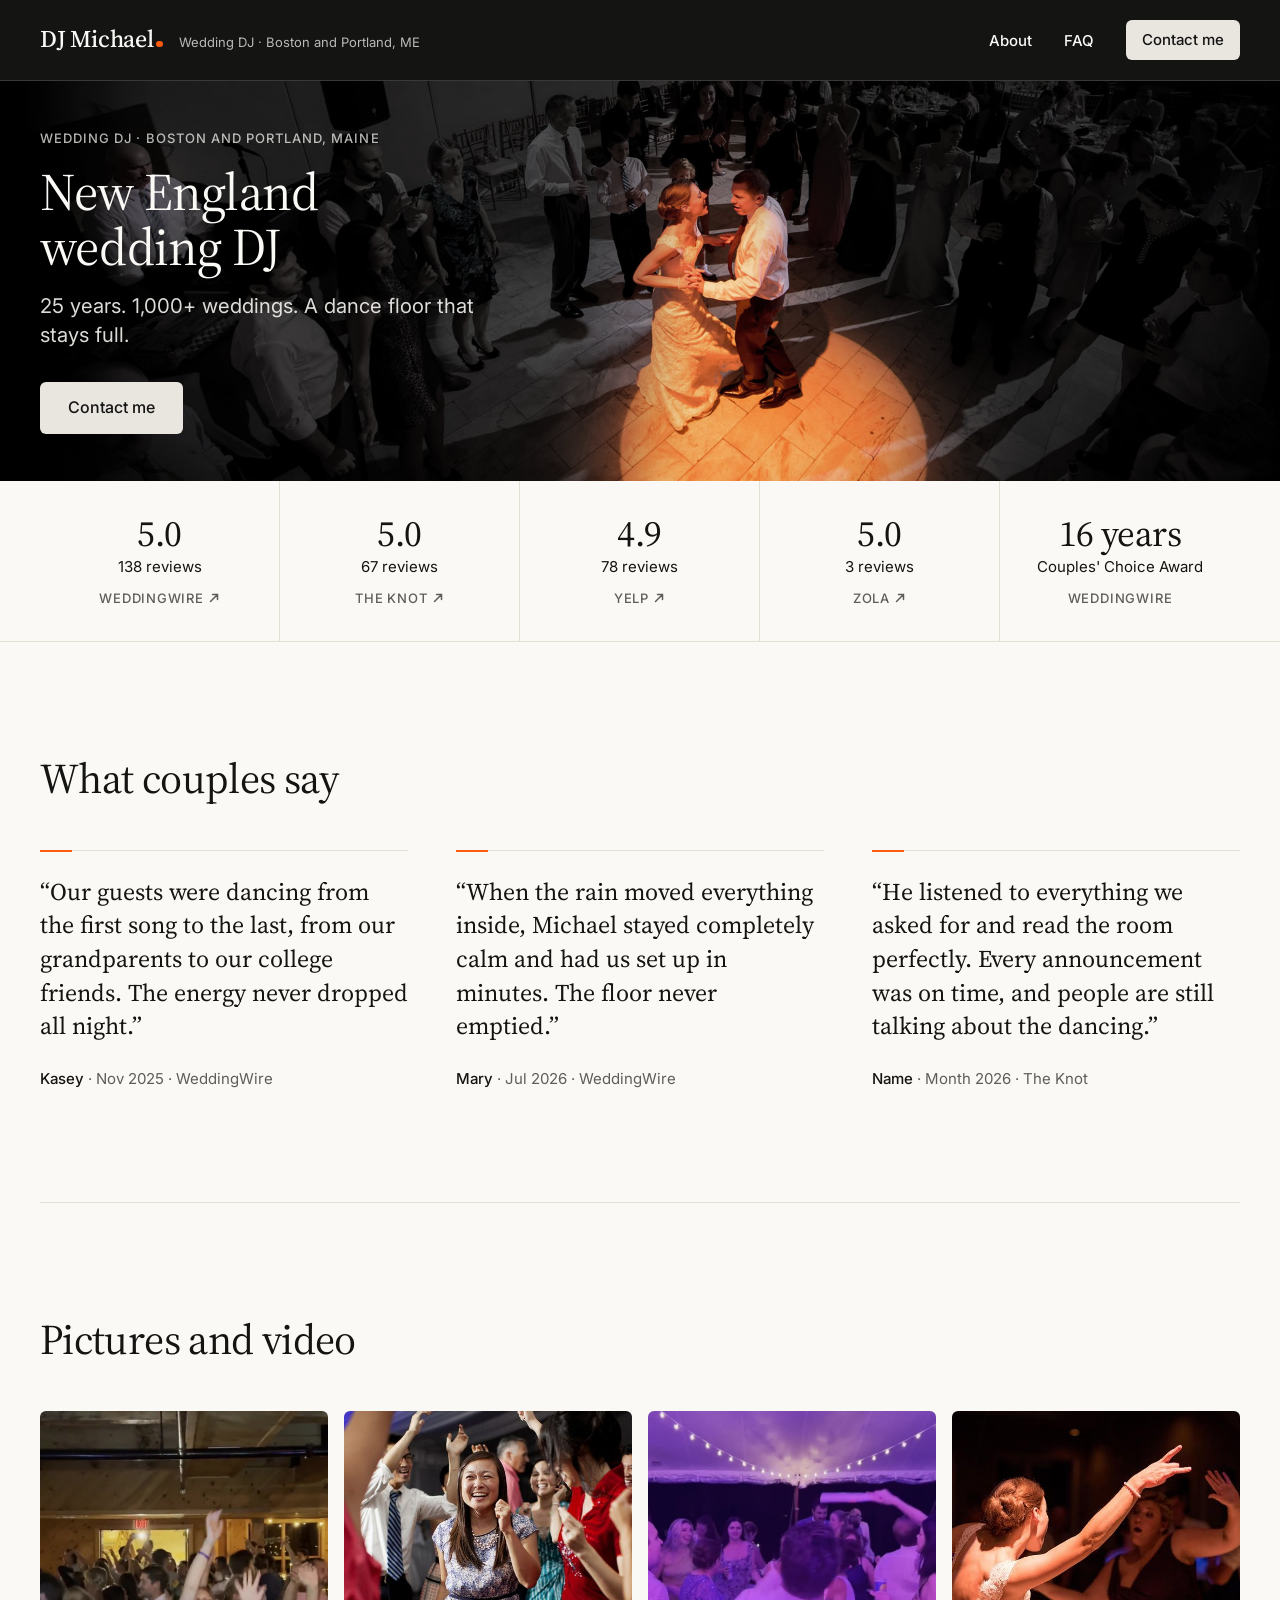
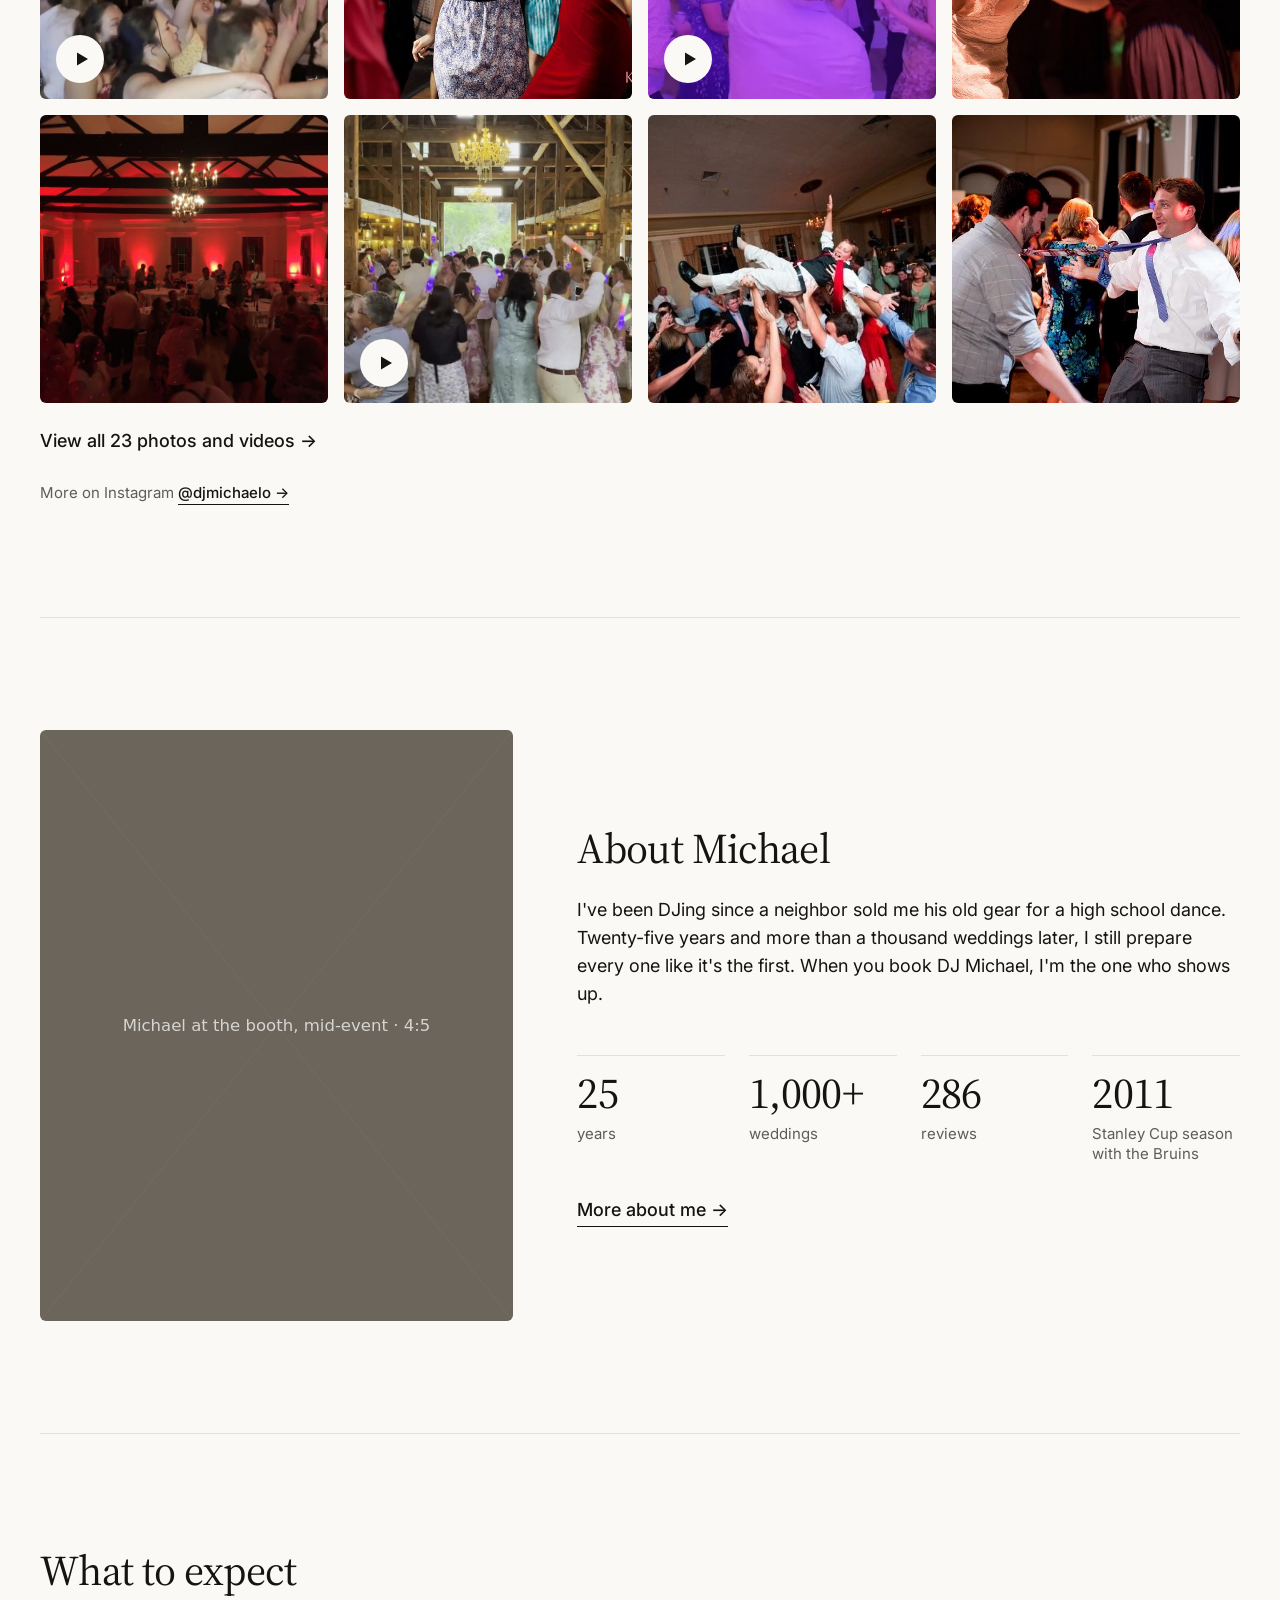
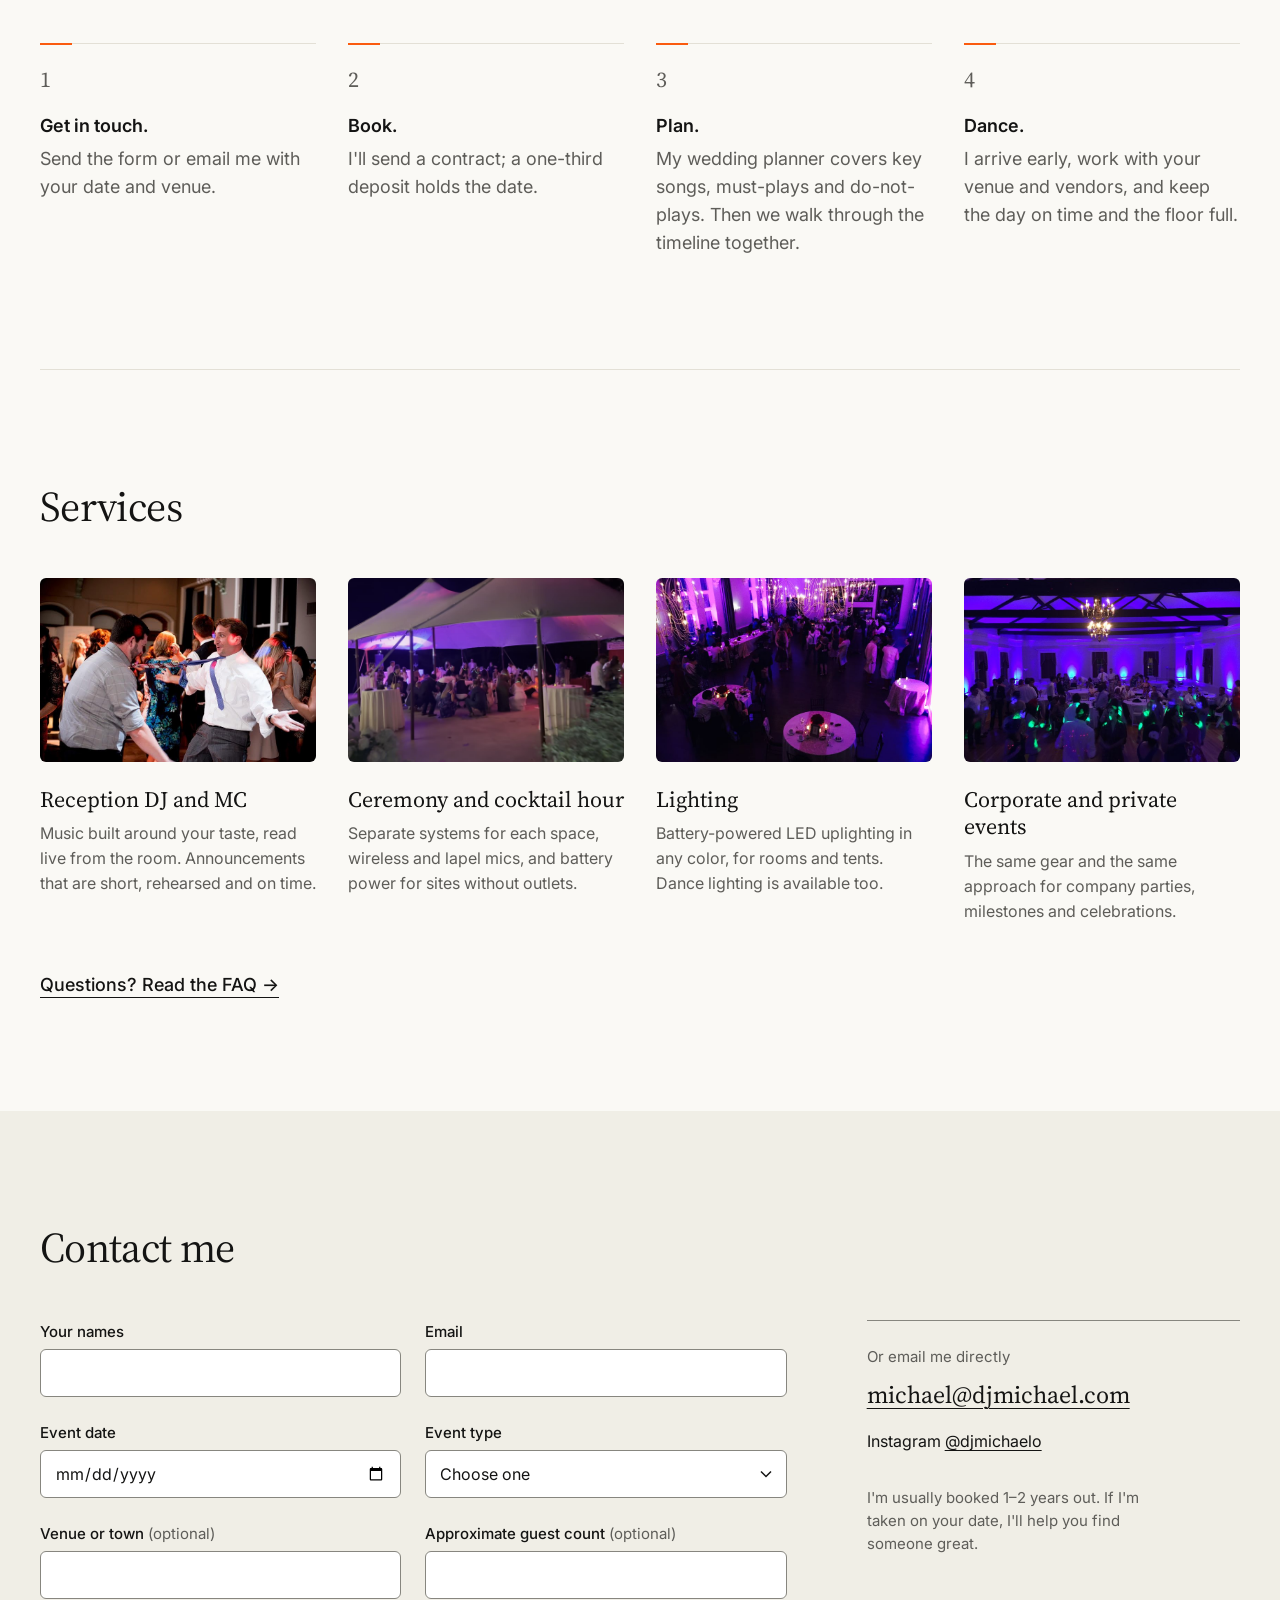
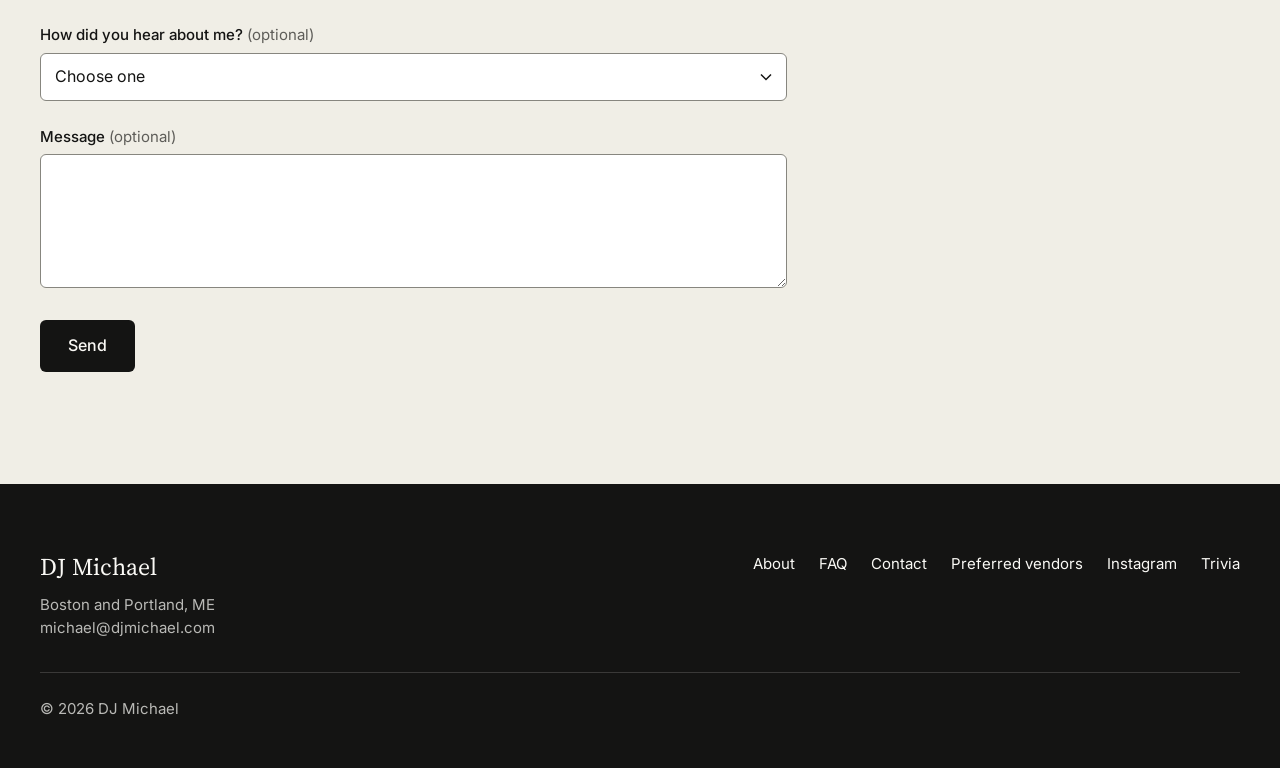
<file: index.html>
<!doctype html>
<html lang="en" data-type="a">
<head>
  <meta charset="utf-8">
  <meta name="viewport" content="width=device-width, initial-scale=1">
  <title>DJ Michael | Wedding DJ in Boston and Portland, Maine</title>
  <meta name="description" content="Wedding DJ Michael O'Neill: 25 years, 1,000+ weddings and 286 five-star reviews across New England. Based in Boston and Portland, Maine.">
  <link rel="canonical" href="https://djmichael.com/">
  <meta property="og:type" content="website">
  <meta property="og:title" content="DJ Michael | Wedding DJ in Boston and Portland, Maine">
  <meta property="og:description" content="Wedding DJ Michael O'Neill: 25 years, 1,000+ weddings and 286 five-star reviews across New England. Based in Boston and Portland, Maine.">
  <meta property="og:url" content="https://djmichael.com/">
  <meta name="theme-color" content="#141413">

  <!-- Fonts: both pairings load for the prototype. Phase 2 self-hosts only the winner. -->
  <link rel="preconnect" href="https://fonts.googleapis.com">
  <link rel="preconnect" href="https://fonts.gstatic.com" crossorigin>
  <link rel="stylesheet" href="https://fonts.googleapis.com/css2?family=Inter:wght@400;500;600&family=Source+Serif+4:opsz,wght@8..60,400;8..60,500&family=Newsreader:opsz,wght@6..72,400;6..72,500&family=Instrument+Sans:wght@400;500;600&display=swap">

  <link rel="stylesheet" href="assets/css/tokens.css">
  <link rel="stylesheet" href="assets/css/site.css">
  <script>document.documentElement.classList.add('js');</script>
  <script src="assets/js/site.js" defer></script>

  <!-- GA4: carry over in Phase 2.
  <script async src="https://www.googletagmanager.com/gtag/js?id=G-7Y08SVNRHQ"></script>
  <script>
    window.dataLayer = window.dataLayer || [];
    function gtag(){dataLayer.push(arguments);}
    gtag('js', new Date());
    gtag('config', 'G-7Y08SVNRHQ');
  </script>
  -->

  <!-- aggregateRating is omitted on purpose: the page shows per-platform ratings, not one aggregate. -->
  <script type="application/ld+json">
  {
    "@context": "https://schema.org",
    "@type": "LocalBusiness",
    "@id": "https://djmichael.com/#business",
    "name": "DJ Michael",
    "alternateName": "Michael O'Neill",
    "description": "Wedding DJ based in Boston and Portland, Maine. 25 years and more than 1,000 weddings across New England.",
    "url": "https://djmichael.com/",
    "email": "michael@djmichael.com",
    "image": "https://djmichael.com/assets/img/header-come-couple-dancing.jpg",
    "founder": { "@type": "Person", "name": "Michael O'Neill" },
    "areaServed": [
      { "@type": "Place", "name": "Greater Boston, Massachusetts" },
      { "@type": "Place", "name": "Portland, Maine" },
      { "@type": "Place", "name": "New England" }
    ],
    "sameAs": [
      "https://www.instagram.com/djmichaelo/",
      "https://www.weddingwire.com/reviews/dj-michael-brighton/50241bcbd0536563.html",
      "https://www.theknot.com/marketplace/dj-michael-brighton-ma-236545",
      "http://www.yelp.com/biz/michael-o-neill-boston"
    ]
  }
  </script>
</head>
<body>
  <a class="skip-link" href="#main">Skip to content</a>

  <!-- part: header -->
  <header class="site-header" data-part="header">
    <div class="site-header__inner container">
      <a class="wordmark" href="index.html">
        <span class="wordmark__name">DJ Michael</span>
        <span class="wordmark__tagline">Wedding DJ · Boston and Portland, ME</span>
      </a>

      <nav class="site-nav" id="site-menu" aria-label="Main">
        <ul class="site-nav__list">
          <li class="site-nav__item site-nav__item--mobile"><a class="site-nav__link" href="index.html">Home</a></li>
          <li class="site-nav__item"><a class="site-nav__link" href="about.html">About</a></li>
          <li class="site-nav__item"><a class="site-nav__link" href="faq.html">FAQ</a></li>
        </ul>
        <div class="site-nav__extra">
          <a class="btn btn--primary btn--block" href="contact.html">Contact me</a>
          <a class="site-nav__email" href="mailto:michael@djmichael.com">michael@djmichael.com</a>
        </div>
      </nav>

      <a class="btn btn--primary btn--header site-header__cta" href="contact.html">Contact me</a>

      <button class="menu-toggle" type="button" aria-expanded="false" aria-controls="site-menu">
        <span class="visually-hidden">Menu</span>
        <svg class="menu-toggle__icon" width="24" height="24" viewBox="0 0 24 24" aria-hidden="true" focusable="false">
          <path class="menu-toggle__open" d="M3 7h18M3 12h18M3 17h18" />
          <path class="menu-toggle__close" d="M5 5l14 14M19 5L5 19" />
        </svg>
      </button>
    </div>
  </header>
  <!-- /part: header -->

  <main id="main">

    <!-- part: hero -->
    <section class="hero" data-part="hero" aria-labelledby="hero-title">
      <div class="hero__media">
        <!-- Banner art is darkened on the left to hold the text. A mobile crop can be added as a <picture> source. -->
        <img class="hero__img" src="assets/img/header-come-couple-dancing.jpg" width="1920" height="600" alt="A bride and groom dancing in a pool of warm light, surrounded by guests on a crowded dance floor" fetchpriority="high">
        <!-- Optional loop: uncomment when the clip exists. site.js starts it unless the visitor prefers reduced motion.
        <video class="hero__video" muted loop playsinline preload="none" poster="assets/img/header-come-couple-dancing.jpg" aria-hidden="true" data-hero-video>
          <source data-src="assets/video/hero-loop.mp4" type="video/mp4">
        </video>
        -->
      </div>
      <div class="hero__content container">
        <div class="hero__text">
          <p class="hero__eyebrow eyebrow">Wedding DJ · Boston and Portland, Maine</p>
          <h1 class="hero__title" id="hero-title">New England wedding DJ</h1>
          <p class="hero__subhead">25 years. 1,000+ weddings. A dance floor that stays full.</p>
          <a class="btn btn--primary btn--large hero__cta" href="contact.html">Contact me</a>
        </div>
      </div>
    </section>
    <!-- /part: hero -->

    <!-- part: proof-strip -->
    <section class="proof" data-part="proof-strip" aria-label="Reviews and awards">
      <ul class="proof__list container">
        <li class="proof__item">
          <a class="proof__link" href="https://www.weddingwire.com/reviews/dj-michael-brighton/50241bcbd0536563.html" target="_blank" rel="noopener">
            <span class="proof__rating">5.0</span>
            <span class="proof__count">138 reviews</span>
            <span class="proof__platform">WeddingWire <svg class="icon icon--external" width="12" height="12" viewBox="0 0 12 12" aria-hidden="true" focusable="false"><path d="M4.5 2.5h5v5M9.5 2.5l-7 7"/></svg></span>
            <span class="visually-hidden">(opens in a new tab)</span>
          </a>
        </li>
        <li class="proof__item">
          <a class="proof__link" href="https://www.theknot.com/marketplace/dj-michael-brighton-ma-236545" target="_blank" rel="noopener">
            <span class="proof__rating">5.0</span>
            <span class="proof__count">67 reviews</span>
            <span class="proof__platform">The Knot <svg class="icon icon--external" width="12" height="12" viewBox="0 0 12 12" aria-hidden="true" focusable="false"><path d="M4.5 2.5h5v5M9.5 2.5l-7 7"/></svg></span>
            <span class="visually-hidden">(opens in a new tab)</span>
          </a>
        </li>
        <li class="proof__item">
          <a class="proof__link" href="http://www.yelp.com/biz/michael-o-neill-boston" target="_blank" rel="noopener">
            <span class="proof__rating">4.9</span>
            <span class="proof__count">78 reviews</span>
            <span class="proof__platform">Yelp <svg class="icon icon--external" width="12" height="12" viewBox="0 0 12 12" aria-hidden="true" focusable="false"><path d="M4.5 2.5h5v5M9.5 2.5l-7 7"/></svg></span>
            <span class="visually-hidden">(opens in a new tab)</span>
          </a>
        </li>
        <li class="proof__item">
          <!-- TODO: Zola profile URL is TBD in the spec. -->
          <a class="proof__link" href="https://www.zola.com/" target="_blank" rel="noopener">
            <span class="proof__rating">5.0</span>
            <span class="proof__count">3 reviews</span>
            <span class="proof__platform">Zola <svg class="icon icon--external" width="12" height="12" viewBox="0 0 12 12" aria-hidden="true" focusable="false"><path d="M4.5 2.5h5v5M9.5 2.5l-7 7"/></svg></span>
            <span class="visually-hidden">(opens in a new tab)</span>
          </a>
        </li>
        <li class="proof__item proof__item--award">
          <div class="proof__link">
            <span class="proof__rating">16 years</span>
            <span class="proof__count">Couples' Choice Award</span>
            <span class="proof__platform">WeddingWire</span>
          </div>
        </li>
      </ul>
    </section>
    <!-- /part: proof-strip -->

    <!-- part: testimonials -->
    <section class="section testimonials" data-part="testimonials" aria-labelledby="testimonials-title">
      <div class="container">
        <h2 class="section__title" id="testimonials-title">What couples say</h2>
        <ul class="testimonials__list">
          <li class="testimonials__item">
            <figure class="quote">
              <!-- PLACEHOLDER: excerpt from Kasey's WeddingWire review (Nov 2025), to be chosen and approved by Michael. -->
              <blockquote class="quote__text"><p>Our guests were dancing from the first song to the last, from our grandparents to our college friends. The energy never dropped all night.</p></blockquote>
              <figcaption class="quote__cite"><span class="quote__name">Kasey</span> · <span class="quote__date">Nov 2025</span> · <span class="quote__source">WeddingWire</span></figcaption>
            </figure>
          </li>
          <li class="testimonials__item">
            <figure class="quote">
              <!-- PLACEHOLDER: excerpt from Mary's WeddingWire review (Jul 2026), to be chosen and approved by Michael. -->
              <blockquote class="quote__text"><p>When the rain moved everything inside, Michael stayed completely calm and had us set up in minutes. The floor never emptied.</p></blockquote>
              <figcaption class="quote__cite"><span class="quote__name">Mary</span> · <span class="quote__date">Jul 2026</span> · <span class="quote__source">WeddingWire</span></figcaption>
            </figure>
          </li>
          <li class="testimonials__item">
            <figure class="quote">
              <!-- PLACEHOLDER: excerpt, name and date TBD (a Knot or Yelp review chosen by Michael). -->
              <blockquote class="quote__text"><p>He listened to everything we asked for and read the room perfectly. Every announcement was on time, and people are still talking about the dancing.</p></blockquote>
              <figcaption class="quote__cite"><span class="quote__name">Name</span> · <span class="quote__date">Month 2026</span> · <span class="quote__source">The Knot</span></figcaption>
            </figure>
          </li>
        </ul>
      </div>
    </section>
    <!-- /part: testimonials -->

    <!-- part: gallery -->
    <section class="section section--rule gallery" data-part="gallery" aria-labelledby="gallery-title">
      <div class="container">
        <h2 class="section__title" id="gallery-title">Pictures and video</h2>
        <!-- One list feeds both the grid and the slideshow. The first 8 show as tiles;
             the rest only appear in the slideshow. Each tile links to its file, so it works with JS off. -->
        <ul class="gallery__grid">
          <li class="gallery__item">
            <a class="gallery__link gallery__link--video" href="assets/video/web/img-2109.mp4" data-lightbox="video" data-poster="assets/video/web/img-2109-poster.jpg" data-width="1280" data-height="720">
              <img class="gallery__img" src="assets/video/web/img-2109-poster.jpg" width="1280" height="720" alt="Video: Guests with their hands up on a packed dance floor" loading="lazy">
              <span class="gallery__play" aria-hidden="true"><svg width="20" height="20" viewBox="0 0 20 20"><path d="M6 3.5v13l11-6.5z"/></svg></span>
            </a>
          </li>
          <li class="gallery__item">
            <a class="gallery__link" href="assets/img/web/guests-laughing-800.jpg" data-lightbox="image" data-width="800" data-height="533">
              <img class="gallery__img" src="assets/img/web/guests-laughing-800.jpg" width="800" height="533" alt="Guests laughing and dancing" loading="lazy">
            </a>
          </li>
          <li class="gallery__item">
            <a class="gallery__link gallery__link--video" href="assets/video/web/img-3747.mp4" data-lightbox="video" data-poster="assets/video/web/img-3747-poster.jpg" data-width="1280" data-height="720">
              <img class="gallery__img" src="assets/video/web/img-3747-poster.jpg" width="1280" height="720" alt="Video: Dancing under a string-lit tent" loading="lazy">
              <span class="gallery__play" aria-hidden="true"><svg width="20" height="20" viewBox="0 0 20 20"><path d="M6 3.5v13l11-6.5z"/></svg></span>
            </a>
          </li>
          <li class="gallery__item">
            <a class="gallery__link" href="assets/img/web/bride-dancing-800.jpg" data-lightbox="image" data-width="788" data-height="526">
              <img class="gallery__img" src="assets/img/web/bride-dancing-800.jpg" width="788" height="526" alt="The bride dancing with her guests" loading="lazy">
            </a>
          </li>
          <li class="gallery__item">
            <a class="gallery__link" href="assets/img/web/uplit-hall-red-1600.jpg" data-lightbox="image" data-width="1600" data-height="1200">
              <img class="gallery__img" src="assets/img/web/uplit-hall-red-800.jpg" width="800" height="600" alt="A reception hall with red uplighting and a full dance floor" loading="lazy">
            </a>
          </li>
          <li class="gallery__item">
            <a class="gallery__link gallery__link--video" href="assets/video/web/img-3729.mp4" data-lightbox="video" data-poster="assets/video/web/img-3729-poster.jpg" data-width="1280" data-height="720">
              <img class="gallery__img" src="assets/video/web/img-3729-poster.jpg" width="1280" height="720" alt="Video: A full dance floor in a timber-frame barn" loading="lazy">
              <span class="gallery__play" aria-hidden="true"><svg width="20" height="20" viewBox="0 0 20 20"><path d="M6 3.5v13l11-6.5z"/></svg></span>
            </a>
          </li>
          <li class="gallery__item">
            <a class="gallery__link" href="assets/img/web/crowd-lift-800.jpg" data-lightbox="image" data-width="604" data-height="402">
              <img class="gallery__img" src="assets/img/web/crowd-lift-800.jpg" width="604" height="402" alt="Guests lifting a friend overhead on the dance floor" loading="lazy">
            </a>
          </li>
          <li class="gallery__item">
            <a class="gallery__link" href="assets/img/web/tie-dance-800.jpg" data-lightbox="image" data-width="788" data-height="526">
              <img class="gallery__img" src="assets/img/web/tie-dance-800.jpg" width="788" height="526" alt="Two guests dancing, one with a tie around his head" loading="lazy">
            </a>
          </li>
          <li class="gallery__item gallery__item--more">
            <a class="gallery__link" href="assets/img/web/friends-dancing-800.jpg" data-lightbox="image" data-width="800" data-height="533">
              <img class="gallery__img" src="assets/img/web/friends-dancing-800.jpg" width="800" height="533" alt="Friends dancing together" loading="lazy">
            </a>
          </li>
          <li class="gallery__item gallery__item--more">
            <a class="gallery__link gallery__link--video" href="assets/video/web/img-2105.mp4" data-lightbox="video" data-poster="assets/video/web/img-2105-poster.jpg" data-width="1280" data-height="720">
              <img class="gallery__img" src="assets/video/web/img-2105-poster.jpg" width="1280" height="720" alt="Video: A crowded dance floor at a reception" loading="lazy">
              <span class="gallery__play" aria-hidden="true"><svg width="20" height="20" viewBox="0 0 20 20"><path d="M6 3.5v13l11-6.5z"/></svg></span>
            </a>
          </li>
          <li class="gallery__item gallery__item--more">
            <a class="gallery__link" href="assets/img/web/all-ages-dancing-800.jpg" data-lightbox="image" data-width="800" data-height="533">
              <img class="gallery__img" src="assets/img/web/all-ages-dancing-800.jpg" width="800" height="533" alt="Guests of all ages on the dance floor" loading="lazy">
            </a>
          </li>
          <li class="gallery__item gallery__item--more">
            <a class="gallery__link gallery__link--video" href="assets/video/web/img-3570.mp4" data-lightbox="video" data-poster="assets/video/web/img-3570-poster.jpg" data-width="1280" data-height="720">
              <img class="gallery__img" src="assets/video/web/img-3570-poster.jpg" width="1280" height="720" alt="Video: A videographer filming the dance floor" loading="lazy">
              <span class="gallery__play" aria-hidden="true"><svg width="20" height="20" viewBox="0 0 20 20"><path d="M6 3.5v13l11-6.5z"/></svg></span>
            </a>
          </li>
          <li class="gallery__item gallery__item--more">
            <a class="gallery__link" href="assets/img/web/couple-on-the-floor-800.jpg" data-lightbox="image" data-width="788" data-height="526">
              <img class="gallery__img" src="assets/img/web/couple-on-the-floor-800.jpg" width="788" height="526" alt="The couple dancing in the middle of their guests" loading="lazy">
            </a>
          </li>
          <li class="gallery__item gallery__item--more">
            <a class="gallery__link gallery__link--video" href="assets/video/web/img-3605.mp4" data-lightbox="video" data-poster="assets/video/web/img-3605-poster.jpg" data-width="1280" data-height="720">
              <img class="gallery__img" src="assets/video/web/img-3605-poster.jpg" width="1280" height="720" alt="Video: Dancing under disco balls and draped fabric" loading="lazy">
              <span class="gallery__play" aria-hidden="true"><svg width="20" height="20" viewBox="0 0 20 20"><path d="M6 3.5v13l11-6.5z"/></svg></span>
            </a>
          </li>
          <li class="gallery__item gallery__item--more">
            <a class="gallery__link" href="assets/img/web/spotlight-dance-800.jpg" data-lightbox="image" data-width="788" data-height="526">
              <img class="gallery__img" src="assets/img/web/spotlight-dance-800.jpg" width="788" height="526" alt="The couple dancing in a spotlight, surrounded by guests" loading="lazy">
            </a>
          </li>
          <li class="gallery__item gallery__item--more">
            <a class="gallery__link gallery__link--video" href="assets/video/web/img-3748.mp4" data-lightbox="video" data-poster="assets/video/web/img-3748-poster.jpg" data-width="1280" data-height="720">
              <img class="gallery__img" src="assets/video/web/img-3748-poster.jpg" width="1280" height="720" alt="Video: Guests dancing under a purple-lit tent" loading="lazy">
              <span class="gallery__play" aria-hidden="true"><svg width="20" height="20" viewBox="0 0 20 20"><path d="M6 3.5v13l11-6.5z"/></svg></span>
            </a>
          </li>
          <li class="gallery__item gallery__item--more">
            <a class="gallery__link" href="assets/img/web/uplit-ballroom-purple-1600.jpg" data-lightbox="image" data-width="1600" data-height="1200">
              <img class="gallery__img" src="assets/img/web/uplit-ballroom-purple-800.jpg" width="800" height="600" alt="A ballroom with purple uplighting, seen from above" loading="lazy">
            </a>
          </li>
          <li class="gallery__item gallery__item--more">
            <a class="gallery__link gallery__link--video" href="assets/video/web/img-3879.mp4" data-lightbox="video" data-poster="assets/video/web/img-3879-poster.jpg" data-width="1280" data-height="720">
              <img class="gallery__img" src="assets/video/web/img-3879-poster.jpg" width="1280" height="720" alt="Video: Dancing in a barn with string lights" loading="lazy">
              <span class="gallery__play" aria-hidden="true"><svg width="20" height="20" viewBox="0 0 20 20"><path d="M6 3.5v13l11-6.5z"/></svg></span>
            </a>
          </li>
          <li class="gallery__item gallery__item--more">
            <a class="gallery__link" href="assets/img/web/uplit-hall-blue-1600.jpg" data-lightbox="image" data-width="1600" data-height="1200">
              <img class="gallery__img" src="assets/img/web/uplit-hall-blue-800.jpg" width="800" height="600" alt="A hall with blue uplighting and glow sticks on the dance floor" loading="lazy">
            </a>
          </li>
          <li class="gallery__item gallery__item--more">
            <a class="gallery__link gallery__link--video" href="assets/video/web/img-4029.mp4" data-lightbox="video" data-poster="assets/video/web/img-4029-poster.jpg" data-width="1280" data-height="720">
              <img class="gallery__img" src="assets/video/web/img-4029-poster.jpg" width="1280" height="720" alt="Video: Hands in the air on a crowded dance floor" loading="lazy">
              <span class="gallery__play" aria-hidden="true"><svg width="20" height="20" viewBox="0 0 20 20"><path d="M6 3.5v13l11-6.5z"/></svg></span>
            </a>
          </li>
          <li class="gallery__item gallery__item--more">
            <a class="gallery__link gallery__link--video" href="assets/video/web/img-4036.mp4" data-lightbox="video" data-poster="assets/video/web/img-4036-poster.jpg" data-width="1280" data-height="720">
              <img class="gallery__img" src="assets/video/web/img-4036-poster.jpg" width="1280" height="720" alt="Video: A dance floor lit in blue" loading="lazy">
              <span class="gallery__play" aria-hidden="true"><svg width="20" height="20" viewBox="0 0 20 20"><path d="M6 3.5v13l11-6.5z"/></svg></span>
            </a>
          </li>
          <li class="gallery__item gallery__item--more">
            <a class="gallery__link gallery__link--video" href="assets/video/web/img-4167.mp4" data-lightbox="video" data-poster="assets/video/web/img-4167-poster.jpg" data-width="1280" data-height="720">
              <img class="gallery__img" src="assets/video/web/img-4167-poster.jpg" width="1280" height="720" alt="Video: An uplit tent with cocktail tables at night" loading="lazy">
              <span class="gallery__play" aria-hidden="true"><svg width="20" height="20" viewBox="0 0 20 20"><path d="M6 3.5v13l11-6.5z"/></svg></span>
            </a>
          </li>
          <li class="gallery__item gallery__item--more">
            <a class="gallery__link gallery__link--video" href="assets/video/web/img-1612.mp4" data-lightbox="video" data-poster="assets/video/web/img-1612-poster.jpg" data-width="720" data-height="1280">
              <img class="gallery__img" src="assets/video/web/img-1612-poster.jpg" width="720" height="1280" alt="Video: Michael at the DJ booth during a reception" loading="lazy">
              <span class="gallery__play" aria-hidden="true"><svg width="20" height="20" viewBox="0 0 20 20"><path d="M6 3.5v13l11-6.5z"/></svg></span>
            </a>
          </li>
        </ul>
        <p class="gallery__all" hidden data-gallery-all><button class="link-arrow gallery__all-btn" type="button">View all 23 photos and videos</button></p>
        <p class="gallery__caption">More on Instagram <a class="link-arrow" href="https://www.instagram.com/djmichaelo/" target="_blank" rel="noopener">@djmichaelo<span class="visually-hidden"> (opens in a new tab)</span></a></p>
      </div>
    </section>
    <!-- /part: gallery -->

    <!-- part: about-short -->
    <section class="section section--rule about-short" data-part="about-short" aria-labelledby="about-title">
      <div class="container">
        <div class="about-short__inner">
        <div class="about-short__media">
          <!-- PLACEHOLDER: Michael working the booth, mid-event (photo coming from the client). -->
          <img class="about-short__img" src="assets/img/about-booth.svg" width="1600" height="2000" alt="Michael at the DJ booth during a wedding reception" loading="lazy">
        </div>
        <div class="about-short__body">
          <h2 class="section__title" id="about-title">About Michael</h2>
          <p class="about-short__text">I've been DJing since a neighbor sold me his old gear for a high school dance. Twenty-five years and more than a thousand weddings later, I still prepare every one like it's the first. When you book DJ Michael, I'm the one who shows up.</p>
          <dl class="stats">
            <div class="stats__item"><dt class="stats__label">years</dt><dd class="stats__value">25</dd></div>
            <div class="stats__item"><dt class="stats__label">weddings</dt><dd class="stats__value">1,000+</dd></div>
            <div class="stats__item"><dt class="stats__label">reviews</dt><dd class="stats__value">286</dd></div>
            <div class="stats__item"><dt class="stats__label">Stanley Cup season with the Bruins</dt><dd class="stats__value">2011</dd></div>
          </dl>
          <a class="link-arrow" href="about.html">More about me</a>
        </div>
        </div>
      </div>
    </section>
    <!-- /part: about-short -->

    <!-- part: how-it-works -->
    <section class="section section--rule steps" data-part="how-it-works" aria-labelledby="steps-title">
      <div class="container">
        <h2 class="section__title" id="steps-title">What to expect</h2>
        <ol class="steps__list">
          <li class="steps__item">
            <span class="steps__number" aria-hidden="true">1</span>
            <h3 class="steps__title">Get in touch.</h3>
            <p class="steps__text">Send the form or email me with your date and venue.</p>
          </li>
          <li class="steps__item">
            <span class="steps__number" aria-hidden="true">2</span>
            <h3 class="steps__title">Book.</h3>
            <p class="steps__text">I'll send a contract; a one-third deposit holds the date.</p>
          </li>
          <li class="steps__item">
            <span class="steps__number" aria-hidden="true">3</span>
            <h3 class="steps__title">Plan.</h3>
            <p class="steps__text">My wedding planner covers key songs, must-plays and do-not-plays. Then we walk through the timeline together.</p>
          </li>
          <li class="steps__item">
            <span class="steps__number" aria-hidden="true">4</span>
            <h3 class="steps__title">Dance.</h3>
            <p class="steps__text">I arrive early, work with your venue and vendors, and keep the day on time and the floor full.</p>
          </li>
        </ol>
      </div>
    </section>
    <!-- /part: how-it-works -->

    <!-- part: services -->
    <section class="section section--rule services" data-part="services" aria-labelledby="services-title">
      <div class="container">
        <h2 class="section__title" id="services-title">Services</h2>
        <ul class="services__list">
          <li class="service">
            <img class="service__img" src="assets/img/web/tie-dance-800.jpg" width="788" height="526" alt="" loading="lazy">
            <h3 class="service__title">Reception DJ and MC</h3>
            <p class="service__text">Music built around your taste, read live from the room. Announcements that are short, rehearsed and on time.</p>
          </li>
          <li class="service">
            <img class="service__img" src="assets/img/web/tent-cocktail-hour-1200.jpg" width="1200" height="800" alt="" loading="lazy">
            <h3 class="service__title">Ceremony and cocktail hour</h3>
            <p class="service__text">Separate systems for each space, wireless and lapel mics, and battery power for sites without outlets.</p>
          </li>
          <li class="service">
            <img class="service__img" src="assets/img/web/uplit-ballroom-purple-800.jpg" width="800" height="600" alt="" loading="lazy">
            <h3 class="service__title">Lighting</h3>
            <p class="service__text">Battery-powered LED uplighting in any color, for rooms and tents. Dance lighting is available too.</p>
          </li>
          <li class="service">
            <img class="service__img" src="assets/img/web/uplit-hall-blue-800.jpg" width="800" height="600" alt="" loading="lazy">
            <h3 class="service__title">Corporate and private events</h3>
            <p class="service__text">The same gear and the same approach for company parties, milestones and celebrations.</p>
          </li>
        </ul>
        <p class="services__more"><a class="link-arrow" href="faq.html">Questions? Read the FAQ</a></p>
      </div>
    </section>
    <!-- /part: services -->

    <!-- part: contact-block -->
  <section class="section contact-block" id="contact" data-part="contact-block" aria-labelledby="contact-title">
    <div class="contact-block__inner container">
      <div class="contact-block__main">
        <h2 class="section__title" id="contact-title">Contact me</h2>

        <!-- TODO (Phase 2): post to the native WordPress handler (admin-post.php), verify nonce,
             honeypot and time-to-submit server-side, then email Michael. The prototype sends nothing. -->
        <form class="contact-form" action="#contact" method="post" data-contact-form>
          <div class="contact-form__grid">
            <div class="field">
              <label class="field__label" for="cf-names">Your names</label>
              <input class="field__input" id="cf-names" name="names" type="text" autocomplete="name" required aria-describedby="cf-names-error">
              <p class="field__error" id="cf-names-error" hidden></p>
            </div>
            <div class="field">
              <label class="field__label" for="cf-email">Email</label>
              <input class="field__input" id="cf-email" name="email" type="email" autocomplete="email" required aria-describedby="cf-email-error">
              <p class="field__error" id="cf-email-error" hidden></p>
            </div>
            <div class="field">
              <label class="field__label" for="cf-date">Event date</label>
              <input class="field__input" id="cf-date" name="event_date" type="date" required aria-describedby="cf-date-error">
              <p class="field__error" id="cf-date-error" hidden></p>
            </div>
            <div class="field">
              <label class="field__label" for="cf-type">Event type</label>
              <select class="field__input field__select" id="cf-type" name="event_type" required aria-describedby="cf-type-error">
                <option value="">Choose one</option>
                <option>Wedding</option>
                <option>Corporate</option>
                <option>Private event</option>
                <option>Other</option>
              </select>
              <p class="field__error" id="cf-type-error" hidden></p>
            </div>
            <div class="field">
              <label class="field__label" for="cf-venue">Venue or town <span class="field__optional">(optional)</span></label>
              <input class="field__input" id="cf-venue" name="venue" type="text">
            </div>
            <div class="field">
              <label class="field__label" for="cf-guests">Approximate guest count <span class="field__optional">(optional)</span></label>
              <input class="field__input" id="cf-guests" name="guests" type="number" min="1" step="1" inputmode="numeric" aria-describedby="cf-guests-error">
              <p class="field__error" id="cf-guests-error" hidden></p>
            </div>
            <div class="field field--full">
              <label class="field__label" for="cf-source">How did you hear about me? <span class="field__optional">(optional)</span></label>
              <select class="field__input field__select" id="cf-source" name="source">
                <option value="">Choose one</option>
                <option>WeddingWire</option>
                <option>The Knot</option>
                <option>Yelp</option>
                <option>Zola</option>
                <option>Google</option>
                <option>Instagram</option>
                <option>Friend or family</option>
                <option>Venue or vendor</option>
                <option>Other</option>
              </select>
            </div>
            <div class="field field--full">
              <label class="field__label" for="cf-message">Message <span class="field__optional">(optional)</span></label>
              <textarea class="field__input field__textarea" id="cf-message" name="message" rows="5"></textarea>
            </div>
            <!-- Honeypot: humans never see or fill this. -->
            <div class="field field--hp" aria-hidden="true">
              <label for="cf-website">Website</label>
              <input id="cf-website" name="website" type="text" tabindex="-1" autocomplete="off">
            </div>
            <input type="hidden" name="started_at" value="" data-started-at>
          </div>
          <div class="contact-form__actions">
            <button class="btn btn--primary btn--large" type="submit">Send</button>
          </div>
          <p class="contact-form__error" role="alert" hidden data-form-error>That didn't send. Please try again or email <a href="mailto:michael@djmichael.com">michael@djmichael.com</a>.</p>
        </form>
        <div class="contact-form__success" role="status" tabindex="-1" hidden data-form-success>
          <p>Thanks. I'll reply by email soon.</p>
        </div>
      </div>

      <aside class="contact-block__aside" aria-label="Other ways to reach me">
        <p class="contact-block__label">Or email me directly</p>
        <p class="contact-block__email"><a href="mailto:michael@djmichael.com">michael@djmichael.com</a></p>
        <p class="contact-block__instagram">Instagram <a href="https://www.instagram.com/djmichaelo/" target="_blank" rel="noopener">@djmichaelo<span class="visually-hidden"> (opens in a new tab)</span></a></p>
        <p class="contact-block__note">I'm usually booked 1–2 years out. If I'm taken on your date, I'll help you find someone great.</p>
      </aside>
    </div>
  </section>
    <!-- /part: contact-block -->

  </main>

  <!-- part: footer -->
  <footer class="site-footer" data-part="footer">
    <div class="site-footer__inner container">
      <div class="site-footer__brand">
        <p class="site-footer__name">DJ Michael</p>
        <p class="site-footer__meta">Boston and Portland, ME</p>
        <p class="site-footer__meta"><a href="mailto:michael@djmichael.com">michael@djmichael.com</a></p>
      </div>
      <nav class="site-footer__nav" aria-label="Footer">
        <ul class="site-footer__list">
          <li><a href="about.html">About</a></li>
          <li><a href="faq.html">FAQ</a></li>
          <li><a href="contact.html">Contact</a></li>
          <li><a href="vendors.html">Preferred vendors</a></li>
          <li><a href="https://www.instagram.com/djmichaelo/" target="_blank" rel="noopener">Instagram<span class="visually-hidden"> (opens in a new tab)</span></a></li>
          <li><a href="https://mcoproductions.com" target="_blank" rel="noopener">Trivia<span class="visually-hidden"> (opens in a new tab)</span></a></li>
        </ul>
      </nav>
      <p class="site-footer__copy">© <span data-year>2026</span> DJ Michael</p>
    </div>
  </footer>
  <!-- /part: footer -->

  <!-- part: slideshow (JS only). Slides are built from the gallery list. -->
  <dialog class="slideshow" aria-label="Pictures and video" aria-roledescription="carousel" data-slideshow>
    <ul class="slideshow__track" tabindex="0" aria-label="Slides" data-slideshow-track></ul>
    <p class="slideshow__count" aria-live="polite" data-slideshow-count></p>
    <button class="slideshow__btn slideshow__btn--prev" type="button" data-slideshow-prev><span class="visually-hidden">Previous</span><svg width="24" height="24" viewBox="0 0 24 24" aria-hidden="true" focusable="false"><path d="M15 5l-7 7 7 7"/></svg></button>
    <button class="slideshow__btn slideshow__btn--next" type="button" data-slideshow-next><span class="visually-hidden">Next</span><svg width="24" height="24" viewBox="0 0 24 24" aria-hidden="true" focusable="false"><path d="M9 5l7 7-7 7"/></svg></button>
    <button class="slideshow__btn slideshow__btn--close" type="button" data-slideshow-close><span class="visually-hidden">Close</span><svg width="24" height="24" viewBox="0 0 24 24" aria-hidden="true" focusable="false"><path d="M6 6l12 12M18 6L6 18"/></svg></button>
  </dialog>
</body>
</html>
</file>
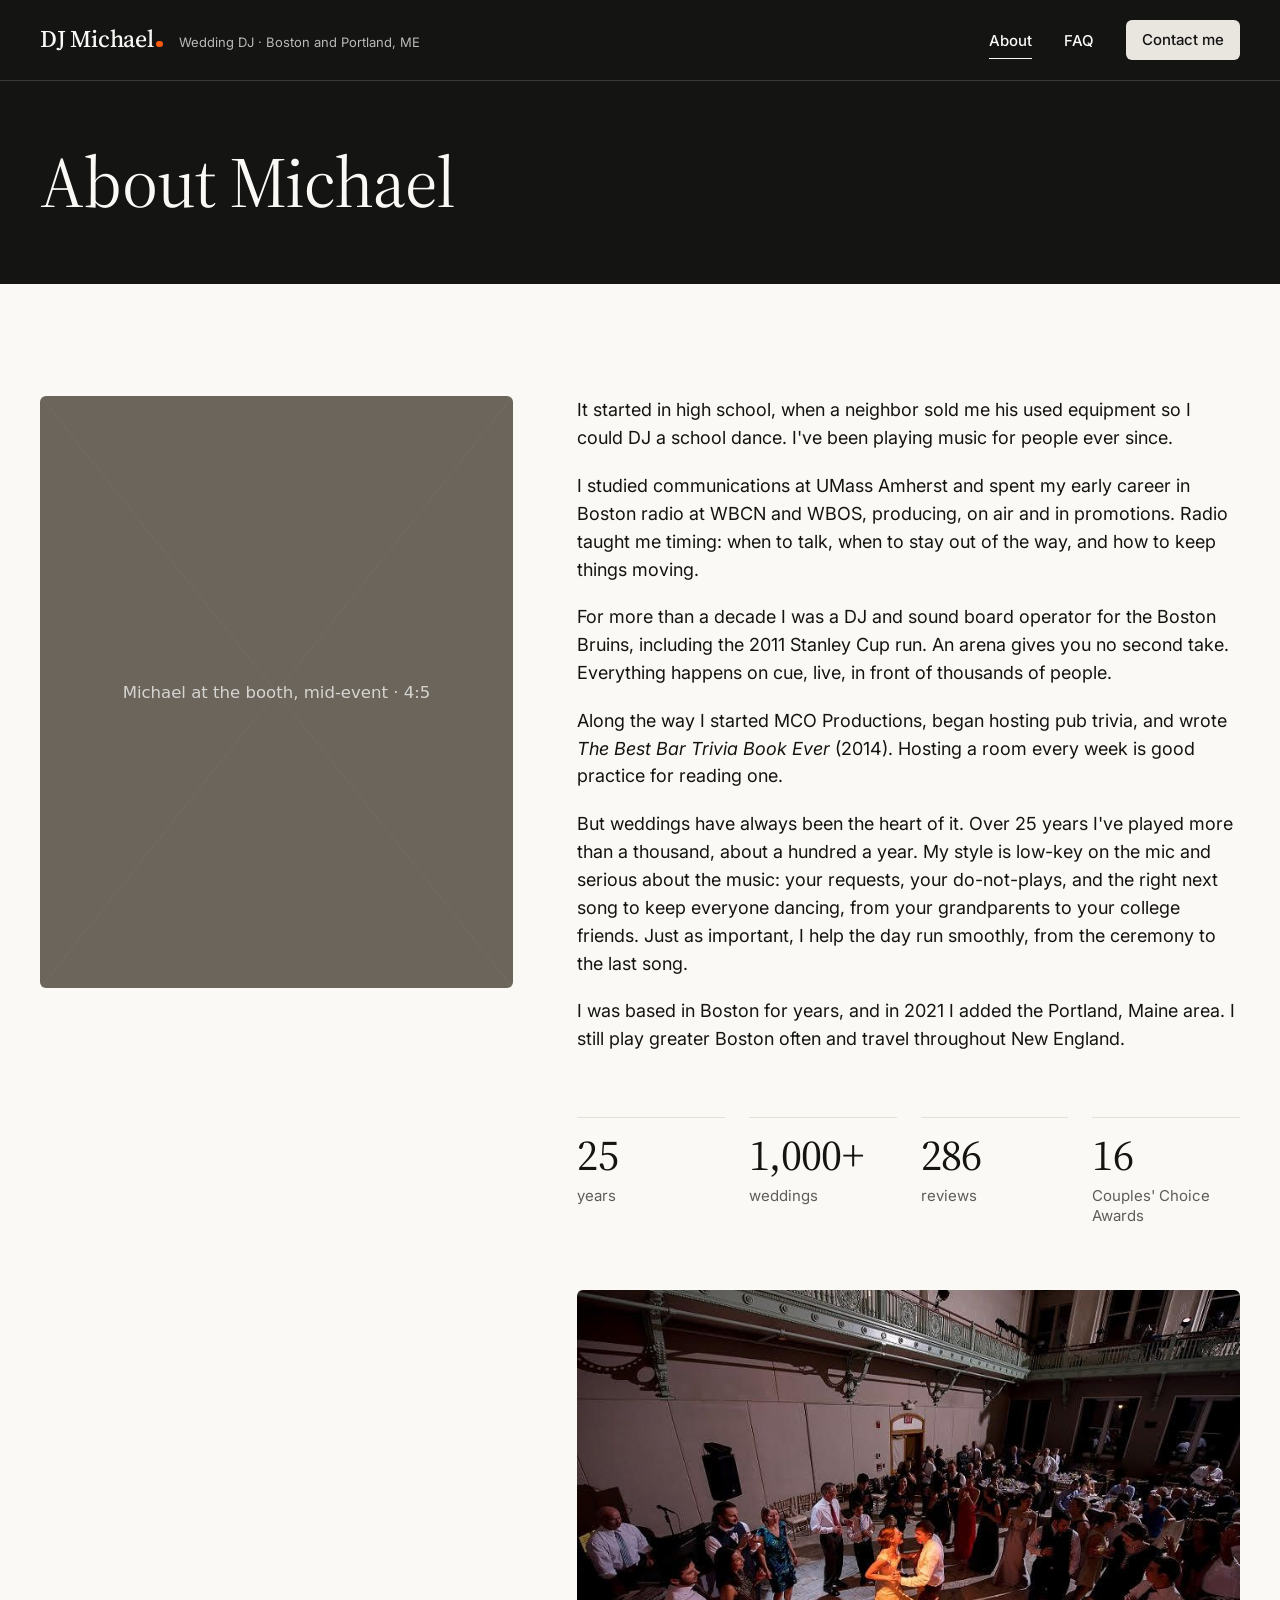
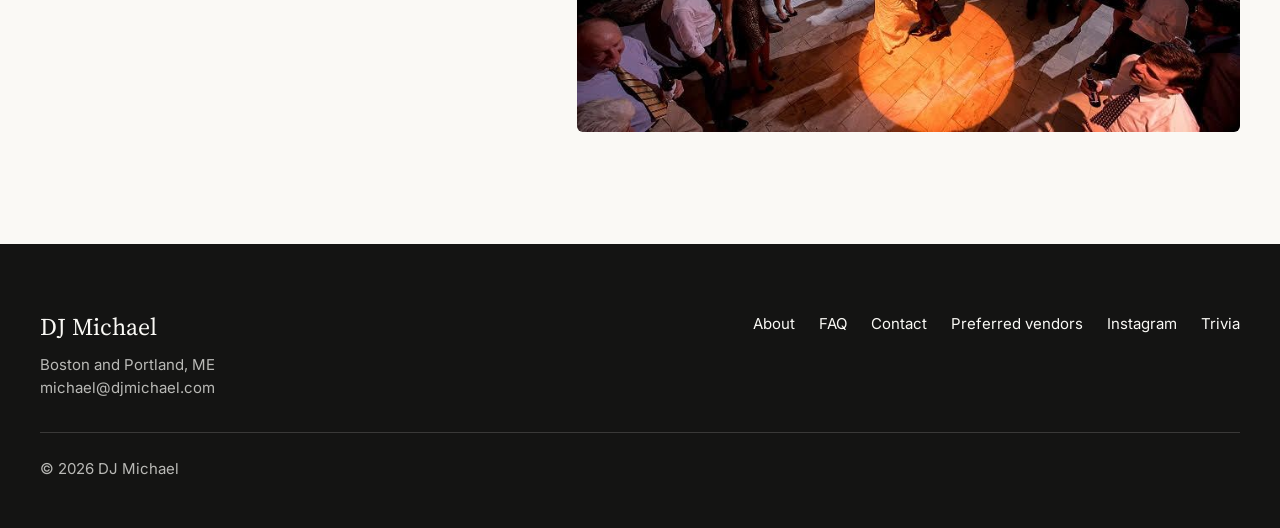
<file: about.html>
<!doctype html>
<html lang="en" data-type="a">
<head>
  <meta charset="utf-8">
  <meta name="viewport" content="width=device-width, initial-scale=1">
  <title>About Michael O'Neill | DJ Michael</title>
  <meta name="description" content="From a high school dance to the Bruins&#x27; Stanley Cup season to 1,000+ weddings: the story behind DJ Michael.">
  <link rel="canonical" href="https://djmichael.com/about">
  <meta property="og:type" content="website">
  <meta property="og:title" content="About Michael O&#x27;Neill | DJ Michael">
  <meta property="og:description" content="From a high school dance to the Bruins&#x27; Stanley Cup season to 1,000+ weddings: the story behind DJ Michael.">
  <meta property="og:url" content="https://djmichael.com/about">
  <meta name="theme-color" content="#141413">

  <!-- Fonts: both pairings load for the prototype. Phase 2 self-hosts only the winner. -->
  <link rel="preconnect" href="https://fonts.googleapis.com">
  <link rel="preconnect" href="https://fonts.gstatic.com" crossorigin>
  <link rel="stylesheet" href="https://fonts.googleapis.com/css2?family=Inter:wght@400;500;600&family=Source+Serif+4:opsz,wght@8..60,400;8..60,500&family=Newsreader:opsz,wght@6..72,400;6..72,500&family=Instrument+Sans:wght@400;500;600&display=swap">

  <link rel="stylesheet" href="assets/css/tokens.css">
  <link rel="stylesheet" href="assets/css/site.css">
  <script>document.documentElement.classList.add('js');</script>
  <script src="assets/js/site.js" defer></script>

  <!-- GA4: carry over in Phase 2.
  <script async src="https://www.googletagmanager.com/gtag/js?id=G-7Y08SVNRHQ"></script>
  <script>
    window.dataLayer = window.dataLayer || [];
    function gtag(){dataLayer.push(arguments);}
    gtag('js', new Date());
    gtag('config', 'G-7Y08SVNRHQ');
  </script>
  -->

</head>
<body>
  <a class="skip-link" href="#main">Skip to content</a>

  <!-- part: header -->
  <header class="site-header" data-part="header">
    <div class="site-header__inner container">
      <a class="wordmark" href="index.html">
        <span class="wordmark__name">DJ Michael</span>
        <span class="wordmark__tagline">Wedding DJ · Boston and Portland, ME</span>
      </a>

      <nav class="site-nav" id="site-menu" aria-label="Main">
        <ul class="site-nav__list">
          <li class="site-nav__item site-nav__item--mobile"><a class="site-nav__link" href="index.html">Home</a></li>
          <li class="site-nav__item"><a class="site-nav__link" href="about.html" aria-current="page">About</a></li>
          <li class="site-nav__item"><a class="site-nav__link" href="faq.html">FAQ</a></li>
        </ul>
        <div class="site-nav__extra">
          <a class="btn btn--primary btn--block" href="contact.html">Contact me</a>
          <a class="site-nav__email" href="mailto:michael@djmichael.com">michael@djmichael.com</a>
        </div>
      </nav>

      <a class="btn btn--primary btn--header site-header__cta" href="contact.html">Contact me</a>

      <button class="menu-toggle" type="button" aria-expanded="false" aria-controls="site-menu">
        <span class="visually-hidden">Menu</span>
        <svg class="menu-toggle__icon" width="24" height="24" viewBox="0 0 24 24" aria-hidden="true" focusable="false">
          <path class="menu-toggle__open" d="M3 7h18M3 12h18M3 17h18" />
          <path class="menu-toggle__close" d="M5 5l14 14M19 5L5 19" />
        </svg>
      </button>
    </div>
  </header>
  <!-- /part: header -->

  <main id="main">

    <!-- part: page-head -->
    <section class="page-head" data-part="page-head" aria-labelledby="page-title">
      <div class="container">
        <h1 class="page-head__title" id="page-title">About Michael</h1>
      </div>
    </section>
    <!-- /part: page-head -->

    <!-- part: about-bio -->
    <section class="section about-page" data-part="about-bio" aria-label="Biography">
      <div class="container">
        <figure class="about-page__lead">
          <!-- PLACEHOLDER: Michael working the booth, mid-event (photo coming from the client). -->
          <img class="about-page__img" src="assets/img/about-booth.svg" width="1600" height="2000" alt="Michael at the DJ booth during a wedding reception">
        </figure>
        <div class="prose about-page__bio">
          <p>It started in high school, when a neighbor sold me his used equipment so I could DJ a school dance. I've been playing music for people ever since.</p>
          <p>I studied communications at UMass Amherst and spent my early career in Boston radio at WBCN and WBOS, producing, on air and in promotions. Radio taught me timing: when to talk, when to stay out of the way, and how to keep things moving.</p>
          <p>For more than a decade I was a DJ and sound board operator for the Boston Bruins, including the 2011 Stanley Cup run. An arena gives you no second take. Everything happens on cue, live, in front of thousands of people.</p>
          <p>Along the way I started MCO Productions, began hosting pub trivia, and wrote <cite>The Best Bar Trivia Book Ever</cite> (2014). Hosting a room every week is good practice for reading one.</p>
          <p>But weddings have always been the heart of it. Over 25 years I've played more than a thousand, about a hundred a year. My style is low-key on the mic and serious about the music: your requests, your do-not-plays, and the right next song to keep everyone dancing, from your grandparents to your college friends. Just as important, I help the day run smoothly, from the ceremony to the last song.</p>
          <p>I was based in Boston for years, and in 2021 I added the Portland, Maine area. I still play greater Boston often and travel throughout New England.</p>
        </div>
        <dl class="stats about-page__stats">
          <div class="stats__item"><dt class="stats__label">years</dt><dd class="stats__value">25</dd></div>
          <div class="stats__item"><dt class="stats__label">weddings</dt><dd class="stats__value">1,000+</dd></div>
          <div class="stats__item"><dt class="stats__label">reviews</dt><dd class="stats__value">286</dd></div>
          <div class="stats__item"><dt class="stats__label">Couples' Choice Awards</dt><dd class="stats__value">16</dd></div>
        </dl>
        <figure class="about-page__support">
          <img class="about-page__img about-page__img--wide" src="assets/img/web/spotlight-dance-800.jpg" width="788" height="526" alt="A couple dancing in a spotlight, surrounded by guests" loading="lazy">
        </figure>
      </div>
    </section>
    <!-- /part: about-bio -->


  </main>

  <!-- part: footer -->
  <footer class="site-footer" data-part="footer">
    <div class="site-footer__inner container">
      <div class="site-footer__brand">
        <p class="site-footer__name">DJ Michael</p>
        <p class="site-footer__meta">Boston and Portland, ME</p>
        <p class="site-footer__meta"><a href="mailto:michael@djmichael.com">michael@djmichael.com</a></p>
      </div>
      <nav class="site-footer__nav" aria-label="Footer">
        <ul class="site-footer__list">
          <li><a href="about.html">About</a></li>
          <li><a href="faq.html">FAQ</a></li>
          <li><a href="contact.html">Contact</a></li>
          <li><a href="vendors.html">Preferred vendors</a></li>
          <li><a href="https://www.instagram.com/djmichaelo/" target="_blank" rel="noopener">Instagram<span class="visually-hidden"> (opens in a new tab)</span></a></li>
          <li><a href="https://mcoproductions.com" target="_blank" rel="noopener">Trivia<span class="visually-hidden"> (opens in a new tab)</span></a></li>
        </ul>
      </nav>
      <p class="site-footer__copy">© <span data-year>2026</span> DJ Michael</p>
    </div>
  </footer>
  <!-- /part: footer -->
</body>
</html>
</file>
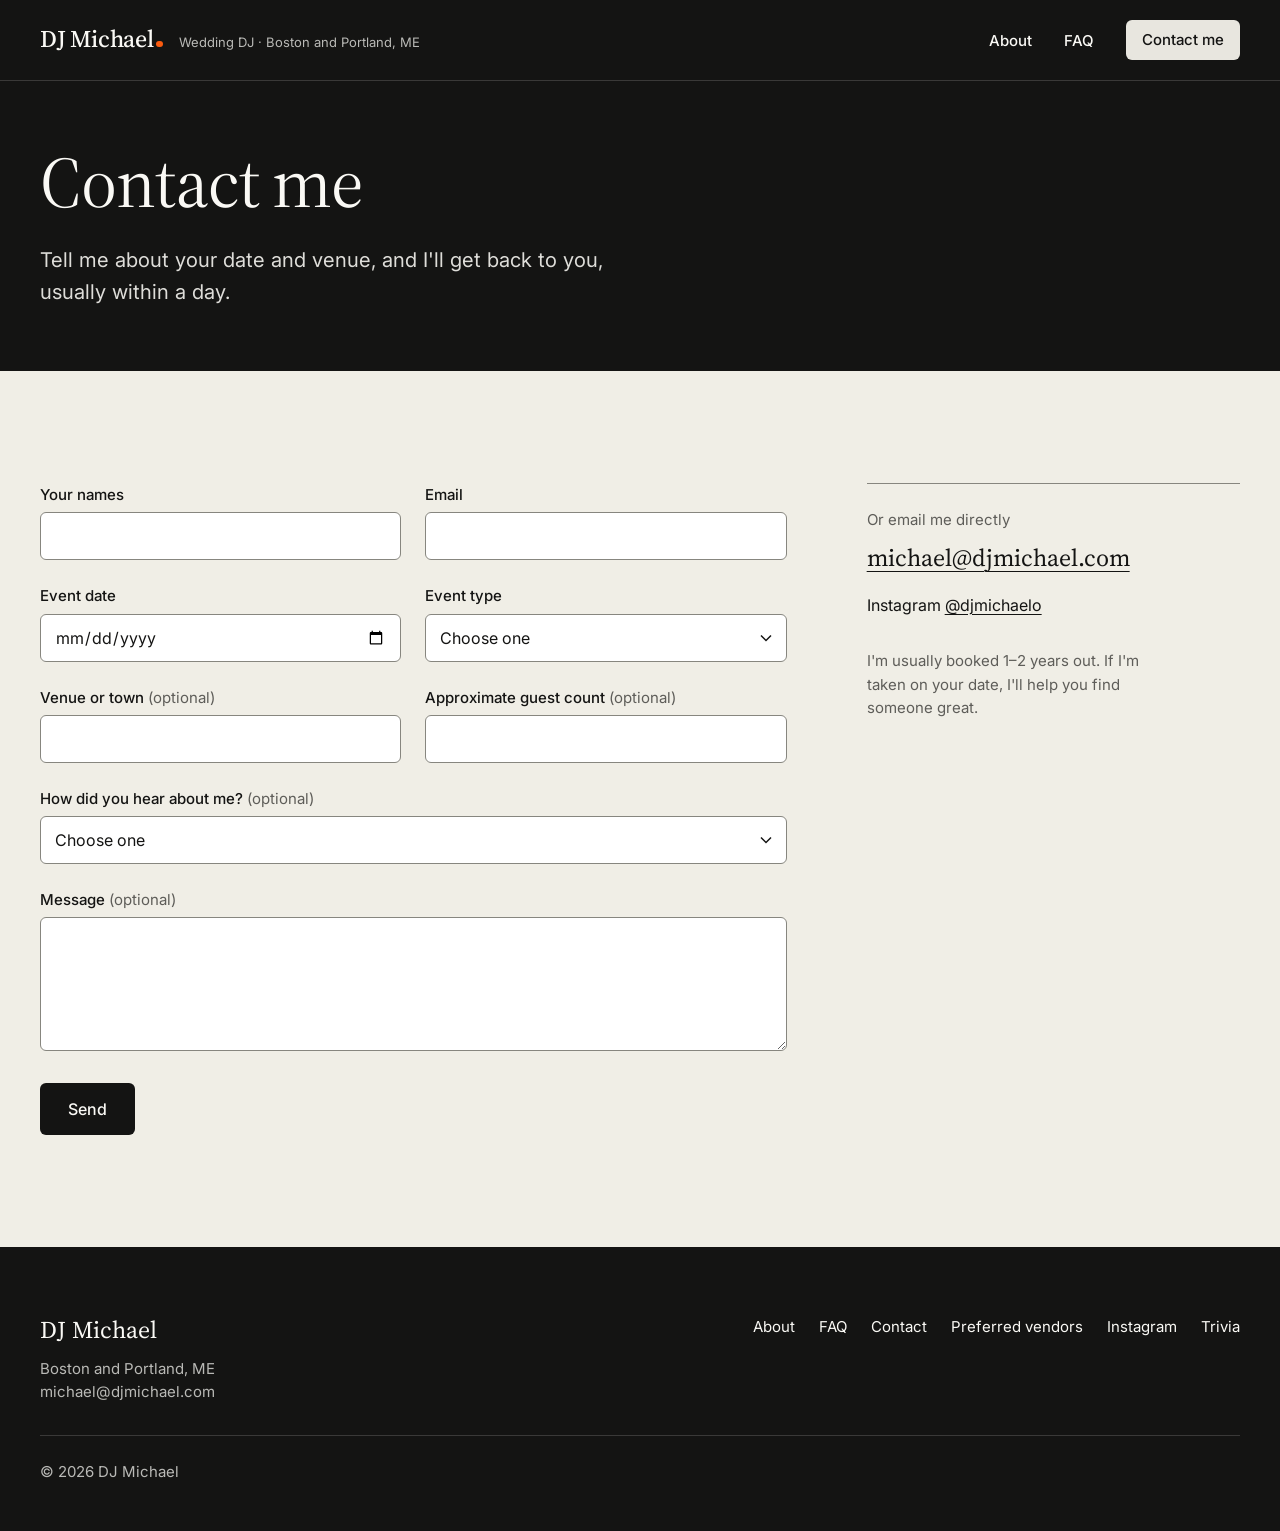
<file: contact.html>
<!doctype html>
<html lang="en" data-type="a">
<head>
  <meta charset="utf-8">
  <meta name="viewport" content="width=device-width, initial-scale=1">
  <title>Contact DJ Michael | Wedding DJ in Boston and Portland, Maine</title>
  <meta name="description" content="Tell DJ Michael about your wedding or event. He&#x27;ll reply by email, usually within a day.">
  <link rel="canonical" href="https://djmichael.com/contact">
  <meta property="og:type" content="website">
  <meta property="og:title" content="Contact DJ Michael | Wedding DJ in Boston and Portland, Maine">
  <meta property="og:description" content="Tell DJ Michael about your wedding or event. He&#x27;ll reply by email, usually within a day.">
  <meta property="og:url" content="https://djmichael.com/contact">
  <meta name="theme-color" content="#141413">

  <!-- Fonts: both pairings load for the prototype. Phase 2 self-hosts only the winner. -->
  <link rel="preconnect" href="https://fonts.googleapis.com">
  <link rel="preconnect" href="https://fonts.gstatic.com" crossorigin>
  <link rel="stylesheet" href="https://fonts.googleapis.com/css2?family=Inter:wght@400;500;600&family=Source+Serif+4:opsz,wght@8..60,400;8..60,500&family=Newsreader:opsz,wght@6..72,400;6..72,500&family=Instrument+Sans:wght@400;500;600&display=swap">

  <link rel="stylesheet" href="assets/css/tokens.css">
  <link rel="stylesheet" href="assets/css/site.css">
  <script>document.documentElement.classList.add('js');</script>
  <script src="assets/js/site.js" defer></script>

  <!-- GA4: carry over in Phase 2.
  <script async src="https://www.googletagmanager.com/gtag/js?id=G-7Y08SVNRHQ"></script>
  <script>
    window.dataLayer = window.dataLayer || [];
    function gtag(){dataLayer.push(arguments);}
    gtag('js', new Date());
    gtag('config', 'G-7Y08SVNRHQ');
  </script>
  -->

</head>
<body>
  <a class="skip-link" href="#main">Skip to content</a>

  <!-- part: header -->
  <header class="site-header" data-part="header">
    <div class="site-header__inner container">
      <a class="wordmark" href="index.html">
        <span class="wordmark__name">DJ Michael</span>
        <span class="wordmark__tagline">Wedding DJ · Boston and Portland, ME</span>
      </a>

      <nav class="site-nav" id="site-menu" aria-label="Main">
        <ul class="site-nav__list">
          <li class="site-nav__item site-nav__item--mobile"><a class="site-nav__link" href="index.html">Home</a></li>
          <li class="site-nav__item"><a class="site-nav__link" href="about.html">About</a></li>
          <li class="site-nav__item"><a class="site-nav__link" href="faq.html">FAQ</a></li>
        </ul>
        <div class="site-nav__extra">
          <a class="btn btn--primary btn--block" href="contact.html">Contact me</a>
          <a class="site-nav__email" href="mailto:michael@djmichael.com">michael@djmichael.com</a>
        </div>
      </nav>

      <a class="btn btn--primary btn--header site-header__cta" href="contact.html">Contact me</a>

      <button class="menu-toggle" type="button" aria-expanded="false" aria-controls="site-menu">
        <span class="visually-hidden">Menu</span>
        <svg class="menu-toggle__icon" width="24" height="24" viewBox="0 0 24 24" aria-hidden="true" focusable="false">
          <path class="menu-toggle__open" d="M3 7h18M3 12h18M3 17h18" />
          <path class="menu-toggle__close" d="M5 5l14 14M19 5L5 19" />
        </svg>
      </button>
    </div>
  </header>
  <!-- /part: header -->

  <main id="main">

    <!-- part: page-head -->
    <section class="page-head" data-part="page-head" aria-labelledby="page-title">
      <div class="container">
        <h1 class="page-head__title" id="page-title">Contact me</h1>
        <p class="page-head__intro">Tell me about your date and venue, and I'll get back to you, usually within a day.</p>
      </div>
    </section>
    <!-- /part: page-head -->

    <!-- part: contact-block (same partial as home; heading comes from the page head here) -->
  <section class="section contact-block contact-block--page" id="contact" data-part="contact-block" aria-label="Contact form">
    <div class="contact-block__inner container">
      <div class="contact-block__main">

        <!-- TODO (Phase 2): post to the native WordPress handler (admin-post.php), verify nonce,
             honeypot and time-to-submit server-side, then email Michael. The prototype sends nothing. -->
        <form class="contact-form" action="#contact" method="post" data-contact-form>
          <div class="contact-form__grid">
            <div class="field">
              <label class="field__label" for="cf-names">Your names</label>
              <input class="field__input" id="cf-names" name="names" type="text" autocomplete="name" required aria-describedby="cf-names-error">
              <p class="field__error" id="cf-names-error" hidden></p>
            </div>
            <div class="field">
              <label class="field__label" for="cf-email">Email</label>
              <input class="field__input" id="cf-email" name="email" type="email" autocomplete="email" required aria-describedby="cf-email-error">
              <p class="field__error" id="cf-email-error" hidden></p>
            </div>
            <div class="field">
              <label class="field__label" for="cf-date">Event date</label>
              <input class="field__input" id="cf-date" name="event_date" type="date" required aria-describedby="cf-date-error">
              <p class="field__error" id="cf-date-error" hidden></p>
            </div>
            <div class="field">
              <label class="field__label" for="cf-type">Event type</label>
              <select class="field__input field__select" id="cf-type" name="event_type" required aria-describedby="cf-type-error">
                <option value="">Choose one</option>
                <option>Wedding</option>
                <option>Corporate</option>
                <option>Private event</option>
                <option>Other</option>
              </select>
              <p class="field__error" id="cf-type-error" hidden></p>
            </div>
            <div class="field">
              <label class="field__label" for="cf-venue">Venue or town <span class="field__optional">(optional)</span></label>
              <input class="field__input" id="cf-venue" name="venue" type="text">
            </div>
            <div class="field">
              <label class="field__label" for="cf-guests">Approximate guest count <span class="field__optional">(optional)</span></label>
              <input class="field__input" id="cf-guests" name="guests" type="number" min="1" step="1" inputmode="numeric" aria-describedby="cf-guests-error">
              <p class="field__error" id="cf-guests-error" hidden></p>
            </div>
            <div class="field field--full">
              <label class="field__label" for="cf-source">How did you hear about me? <span class="field__optional">(optional)</span></label>
              <select class="field__input field__select" id="cf-source" name="source">
                <option value="">Choose one</option>
                <option>WeddingWire</option>
                <option>The Knot</option>
                <option>Yelp</option>
                <option>Zola</option>
                <option>Google</option>
                <option>Instagram</option>
                <option>Friend or family</option>
                <option>Venue or vendor</option>
                <option>Other</option>
              </select>
            </div>
            <div class="field field--full">
              <label class="field__label" for="cf-message">Message <span class="field__optional">(optional)</span></label>
              <textarea class="field__input field__textarea" id="cf-message" name="message" rows="5"></textarea>
            </div>
            <!-- Honeypot: humans never see or fill this. -->
            <div class="field field--hp" aria-hidden="true">
              <label for="cf-website">Website</label>
              <input id="cf-website" name="website" type="text" tabindex="-1" autocomplete="off">
            </div>
            <input type="hidden" name="started_at" value="" data-started-at>
          </div>
          <div class="contact-form__actions">
            <button class="btn btn--primary btn--large" type="submit">Send</button>
          </div>
          <p class="contact-form__error" role="alert" hidden data-form-error>That didn't send. Please try again or email <a href="mailto:michael@djmichael.com">michael@djmichael.com</a>.</p>
        </form>
        <div class="contact-form__success" role="status" tabindex="-1" hidden data-form-success>
          <p>Thanks. I'll reply by email soon.</p>
        </div>
      </div>

      <aside class="contact-block__aside" aria-label="Other ways to reach me">
        <p class="contact-block__label">Or email me directly</p>
        <p class="contact-block__email"><a href="mailto:michael@djmichael.com">michael@djmichael.com</a></p>
        <p class="contact-block__instagram">Instagram <a href="https://www.instagram.com/djmichaelo/" target="_blank" rel="noopener">@djmichaelo<span class="visually-hidden"> (opens in a new tab)</span></a></p>
        <p class="contact-block__note">I'm usually booked 1–2 years out. If I'm taken on your date, I'll help you find someone great.</p>
      </aside>
    </div>
  </section>
    <!-- /part: contact-block -->

  </main>

  <!-- part: footer -->
  <footer class="site-footer" data-part="footer">
    <div class="site-footer__inner container">
      <div class="site-footer__brand">
        <p class="site-footer__name">DJ Michael</p>
        <p class="site-footer__meta">Boston and Portland, ME</p>
        <p class="site-footer__meta"><a href="mailto:michael@djmichael.com">michael@djmichael.com</a></p>
      </div>
      <nav class="site-footer__nav" aria-label="Footer">
        <ul class="site-footer__list">
          <li><a href="about.html">About</a></li>
          <li><a href="faq.html">FAQ</a></li>
          <li><a href="contact.html">Contact</a></li>
          <li><a href="vendors.html">Preferred vendors</a></li>
          <li><a href="https://www.instagram.com/djmichaelo/" target="_blank" rel="noopener">Instagram<span class="visually-hidden"> (opens in a new tab)</span></a></li>
          <li><a href="https://mcoproductions.com" target="_blank" rel="noopener">Trivia<span class="visually-hidden"> (opens in a new tab)</span></a></li>
        </ul>
      </nav>
      <p class="site-footer__copy">© <span data-year>2026</span> DJ Michael</p>
    </div>
  </footer>
  <!-- /part: footer -->
</body>
</html>
</file>
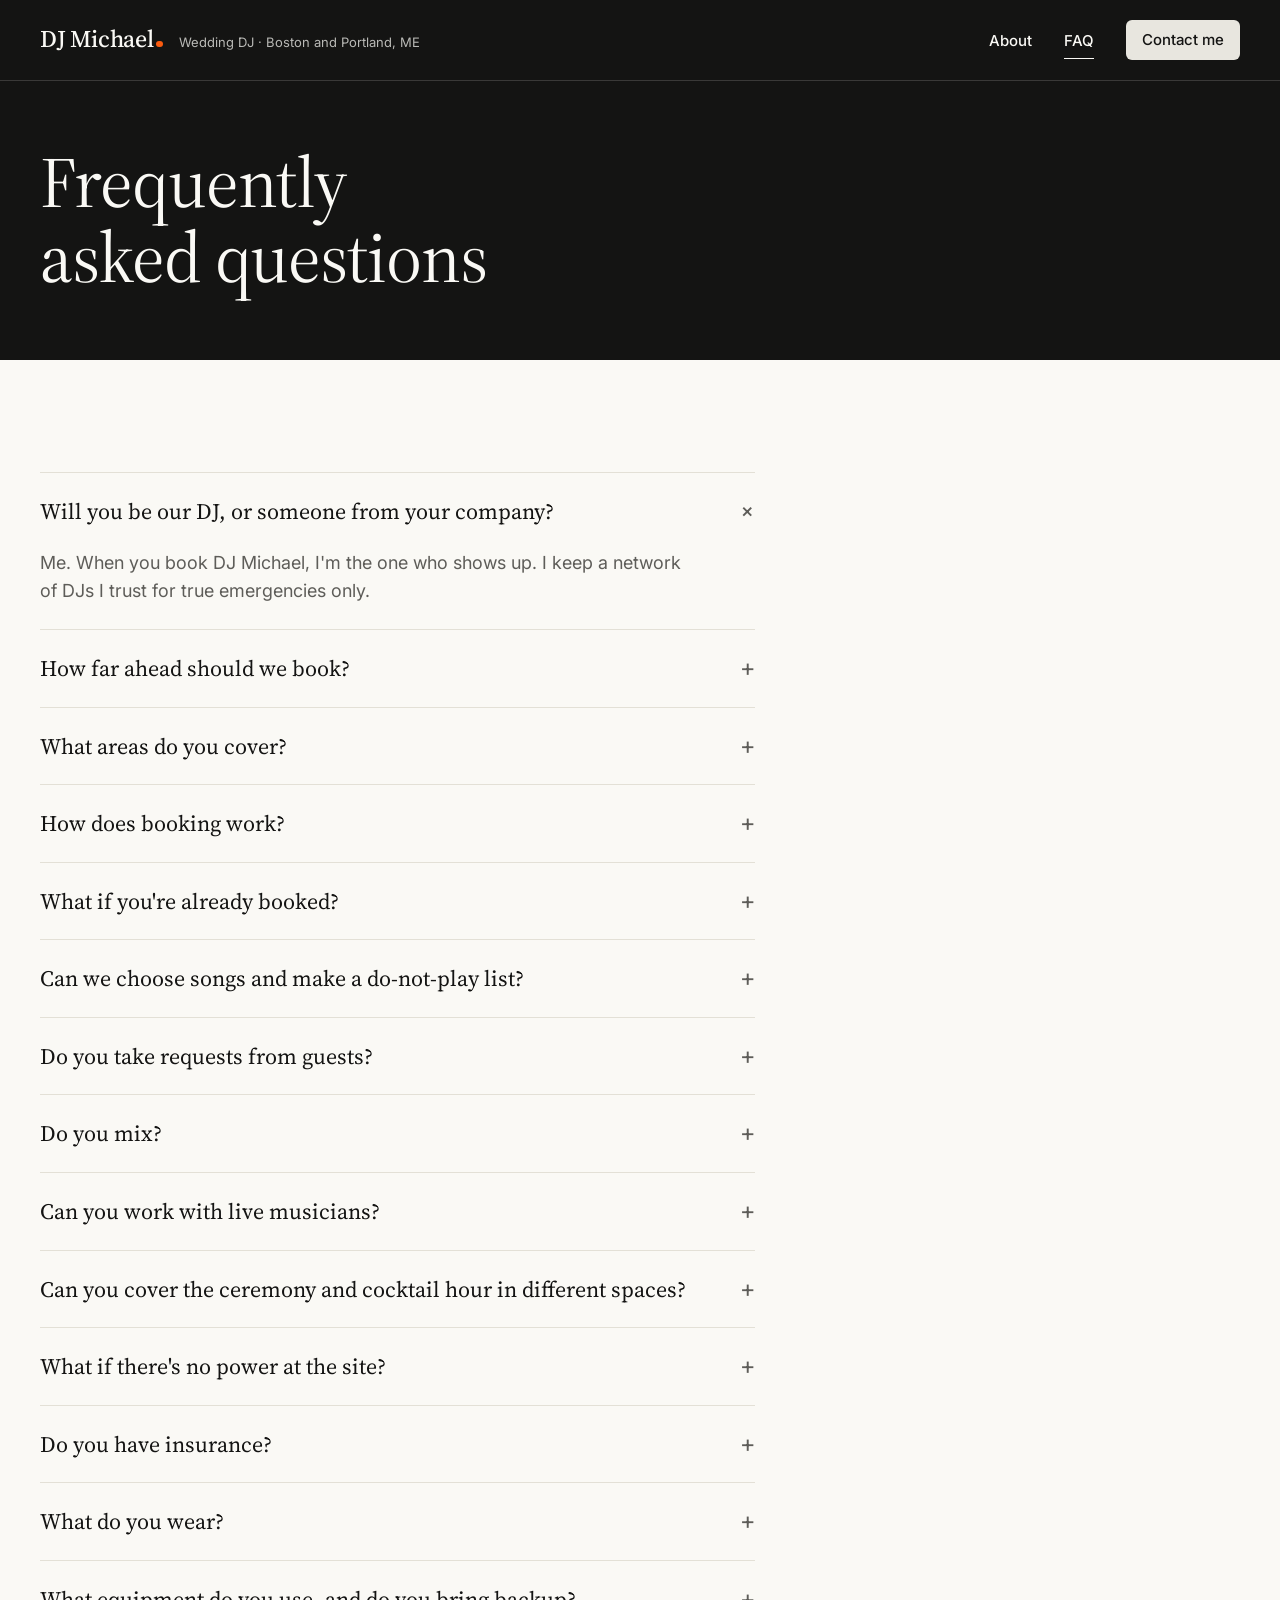
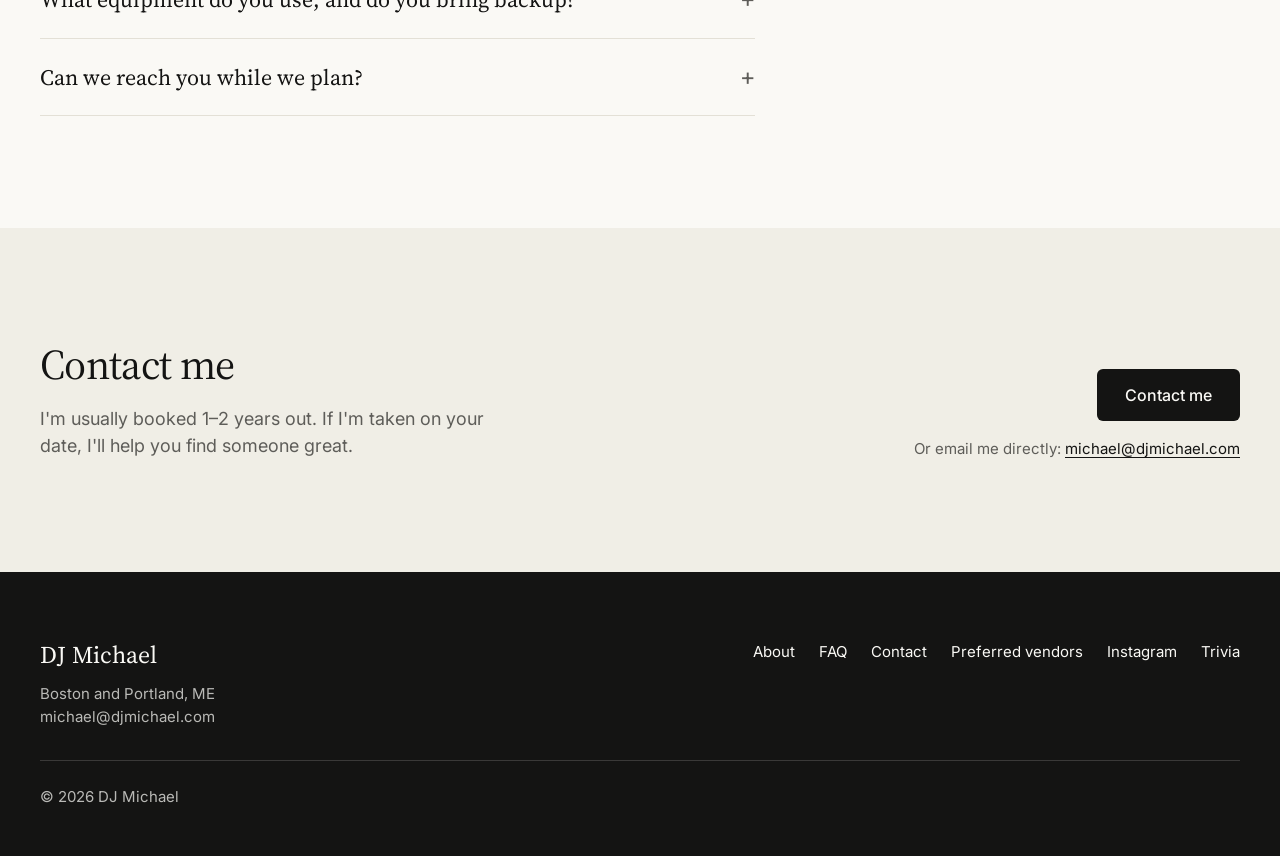
<file: faq.html>
<!doctype html>
<html lang="en" data-type="a">
<head>
  <meta charset="utf-8">
  <meta name="viewport" content="width=device-width, initial-scale=1">
  <title>FAQ | DJ Michael, Wedding DJ</title>
  <meta name="description" content="Booking, music, equipment and the wedding day: answers to the questions couples ask DJ Michael most.">
  <link rel="canonical" href="https://djmichael.com/faq">
  <meta property="og:type" content="website">
  <meta property="og:title" content="FAQ | DJ Michael, Wedding DJ">
  <meta property="og:description" content="Booking, music, equipment and the wedding day: answers to the questions couples ask DJ Michael most.">
  <meta property="og:url" content="https://djmichael.com/faq">
  <meta name="theme-color" content="#141413">

  <!-- Fonts: both pairings load for the prototype. Phase 2 self-hosts only the winner. -->
  <link rel="preconnect" href="https://fonts.googleapis.com">
  <link rel="preconnect" href="https://fonts.gstatic.com" crossorigin>
  <link rel="stylesheet" href="https://fonts.googleapis.com/css2?family=Inter:wght@400;500;600&family=Source+Serif+4:opsz,wght@8..60,400;8..60,500&family=Newsreader:opsz,wght@6..72,400;6..72,500&family=Instrument+Sans:wght@400;500;600&display=swap">

  <link rel="stylesheet" href="assets/css/tokens.css">
  <link rel="stylesheet" href="assets/css/site.css">
  <script>document.documentElement.classList.add('js');</script>
  <script src="assets/js/site.js" defer></script>

  <!-- GA4: carry over in Phase 2.
  <script async src="https://www.googletagmanager.com/gtag/js?id=G-7Y08SVNRHQ"></script>
  <script>
    window.dataLayer = window.dataLayer || [];
    function gtag(){dataLayer.push(arguments);}
    gtag('js', new Date());
    gtag('config', 'G-7Y08SVNRHQ');
  </script>
  -->

  <script type="application/ld+json">
  {
    "@context": "https://schema.org",
    "@type": "FAQPage",
    "mainEntity": [
      {
        "@type": "Question",
        "name": "Will you be our DJ, or someone from your company?",
        "acceptedAnswer": {
          "@type": "Answer",
          "text": "Me. When you book DJ Michael, I'm the one who shows up. I keep a network of DJs I trust for true emergencies only."
        }
      },
      {
        "@type": "Question",
        "name": "How far ahead should we book?",
        "acceptedAnswer": {
          "@type": "Answer",
          "text": "Most couples book 1–2 years out. If your date is closer, ask anyway."
        }
      },
      {
        "@type": "Question",
        "name": "What areas do you cover?",
        "acceptedAnswer": {
          "@type": "Answer",
          "text": "Greater Boston, the Portland, Maine area and the rest of New England."
        }
      },
      {
        "@type": "Question",
        "name": "How does booking work?",
        "acceptedAnswer": {
          "@type": "Answer",
          "text": "Send the form or email me. If I'm available, we'll set up a call. I'll email a contract, and a one-third deposit holds your date."
        }
      },
      {
        "@type": "Question",
        "name": "What if you're already booked?",
        "acceptedAnswer": {
          "@type": "Answer",
          "text": "I'll tell you right away and, if you'd like, recommend someone I trust."
        }
      },
      {
        "@type": "Question",
        "name": "Can we choose songs and make a do-not-play list?",
        "acceptedAnswer": {
          "@type": "Answer",
          "text": "Absolutely, from the prelude before the ceremony to the last song of the night. My wedding planner makes it easy to list key songs, must-plays and do-not-plays."
        }
      },
      {
        "@type": "Question",
        "name": "Do you take requests from guests?",
        "acceptedAnswer": {
          "@type": "Answer",
          "text": "Yes, and I check them against your preferences so the night stays yours."
        }
      },
      {
        "@type": "Question",
        "name": "Do you mix?",
        "acceptedAnswer": {
          "@type": "Answer",
          "text": "Yes. Song selection comes first, and then I blend tracks so the floor never loses momentum."
        }
      },
      {
        "@type": "Question",
        "name": "Can you work with live musicians?",
        "acceptedAnswer": {
          "@type": "Answer",
          "text": "Yes. I've shared the stage with soloists, saxophonists and a marching band, and I'll coordinate sound and timing with them."
        }
      },
      {
        "@type": "Question",
        "name": "Can you cover the ceremony and cocktail hour in different spaces?",
        "acceptedAnswer": {
          "@type": "Answer",
          "text": "Yes. I bring separate systems for each area, with wireless and lapel mics."
        }
      },
      {
        "@type": "Question",
        "name": "What if there's no power at the site?",
        "acceptedAnswer": {
          "@type": "Answer",
          "text": "I've run weddings off generators, and I have my own battery power for ceremonies and cocktail hours."
        }
      },
      {
        "@type": "Question",
        "name": "Do you have insurance?",
        "acceptedAnswer": {
          "@type": "Answer",
          "text": "Yes, a $1 million commercial policy. I'll provide a certificate of insurance for your venue on request."
        }
      },
      {
        "@type": "Question",
        "name": "What do you wear?",
        "acceptedAnswer": {
          "@type": "Answer",
          "text": "Whatever suits your event, a suit by default. Tell me if you'd like something more or less formal."
        }
      },
      {
        "@type": "Question",
        "name": "What equipment do you use, and do you bring backup?",
        "acceptedAnswer": {
          "@type": "Answer",
          "text": "Professional JBL and QSC sound systems, with a full backup on site at every event. The volume is set for the room: full on the dance floor, comfortable at the tables."
        }
      },
      {
        "@type": "Question",
        "name": "Can we reach you while we plan?",
        "acceptedAnswer": {
          "@type": "Answer",
          "text": "Please do. Email me anytime. I answer quickly."
        }
      }
    ]
  }
  </script>
</head>
<body>
  <a class="skip-link" href="#main">Skip to content</a>

  <!-- part: header -->
  <header class="site-header" data-part="header">
    <div class="site-header__inner container">
      <a class="wordmark" href="index.html">
        <span class="wordmark__name">DJ Michael</span>
        <span class="wordmark__tagline">Wedding DJ · Boston and Portland, ME</span>
      </a>

      <nav class="site-nav" id="site-menu" aria-label="Main">
        <ul class="site-nav__list">
          <li class="site-nav__item site-nav__item--mobile"><a class="site-nav__link" href="index.html">Home</a></li>
          <li class="site-nav__item"><a class="site-nav__link" href="about.html">About</a></li>
          <li class="site-nav__item"><a class="site-nav__link" href="faq.html" aria-current="page">FAQ</a></li>
        </ul>
        <div class="site-nav__extra">
          <a class="btn btn--primary btn--block" href="contact.html">Contact me</a>
          <a class="site-nav__email" href="mailto:michael@djmichael.com">michael@djmichael.com</a>
        </div>
      </nav>

      <a class="btn btn--primary btn--header site-header__cta" href="contact.html">Contact me</a>

      <button class="menu-toggle" type="button" aria-expanded="false" aria-controls="site-menu">
        <span class="visually-hidden">Menu</span>
        <svg class="menu-toggle__icon" width="24" height="24" viewBox="0 0 24 24" aria-hidden="true" focusable="false">
          <path class="menu-toggle__open" d="M3 7h18M3 12h18M3 17h18" />
          <path class="menu-toggle__close" d="M5 5l14 14M19 5L5 19" />
        </svg>
      </button>
    </div>
  </header>
  <!-- /part: header -->

  <main id="main">

    <!-- part: page-head -->
    <section class="page-head" data-part="page-head" aria-labelledby="page-title">
      <div class="container">
        <h1 class="page-head__title" id="page-title">Frequently asked questions</h1>
      </div>
    </section>
    <!-- /part: page-head -->

    <!-- part: faq -->
    <section class="section faq" data-part="faq" aria-label="Questions and answers">
      <div class="container">
        <div class="faq__list">
          <details class="faq__item" open>
            <summary class="faq__question">Will you be our DJ, or someone from your company?</summary>
            <div class="faq__answer"><p>Me. When you book DJ Michael, I'm the one who shows up. I keep a network of DJs I trust for true emergencies only.</p></div>
          </details>
          <details class="faq__item">
            <summary class="faq__question">How far ahead should we book?</summary>
            <div class="faq__answer"><p>Most couples book 1–2 years out. If your date is closer, ask anyway.</p></div>
          </details>
          <details class="faq__item">
            <summary class="faq__question">What areas do you cover?</summary>
            <div class="faq__answer"><p>Greater Boston, the Portland, Maine area and the rest of New England.</p></div>
          </details>
          <details class="faq__item">
            <summary class="faq__question">How does booking work?</summary>
            <div class="faq__answer"><p>Send the form or email me. If I'm available, we'll set up a call. I'll email a contract, and a one-third deposit holds your date.</p></div>
          </details>
          <details class="faq__item">
            <summary class="faq__question">What if you're already booked?</summary>
            <div class="faq__answer"><p>I'll tell you right away and, if you'd like, recommend someone I trust.</p></div>
          </details>
          <details class="faq__item">
            <summary class="faq__question">Can we choose songs and make a do-not-play list?</summary>
            <div class="faq__answer"><p>Absolutely, from the prelude before the ceremony to the last song of the night. My wedding planner makes it easy to list key songs, must-plays and do-not-plays.</p></div>
          </details>
          <details class="faq__item">
            <summary class="faq__question">Do you take requests from guests?</summary>
            <div class="faq__answer"><p>Yes, and I check them against your preferences so the night stays yours.</p></div>
          </details>
          <details class="faq__item">
            <summary class="faq__question">Do you mix?</summary>
            <div class="faq__answer"><p>Yes. Song selection comes first, and then I blend tracks so the floor never loses momentum.</p></div>
          </details>
          <details class="faq__item">
            <summary class="faq__question">Can you work with live musicians?</summary>
            <div class="faq__answer"><p>Yes. I've shared the stage with soloists, saxophonists and a marching band, and I'll coordinate sound and timing with them.</p></div>
          </details>
          <details class="faq__item">
            <summary class="faq__question">Can you cover the ceremony and cocktail hour in different spaces?</summary>
            <div class="faq__answer"><p>Yes. I bring separate systems for each area, with wireless and lapel mics.</p></div>
          </details>
          <details class="faq__item">
            <summary class="faq__question">What if there's no power at the site?</summary>
            <div class="faq__answer"><p>I've run weddings off generators, and I have my own battery power for ceremonies and cocktail hours.</p></div>
          </details>
          <details class="faq__item">
            <summary class="faq__question">Do you have insurance?</summary>
            <div class="faq__answer"><p>Yes, a $1 million commercial policy. I'll provide a certificate of insurance for your venue on request.</p></div>
          </details>
          <details class="faq__item">
            <summary class="faq__question">What do you wear?</summary>
            <div class="faq__answer"><p>Whatever suits your event, a suit by default. Tell me if you'd like something more or less formal.</p></div>
          </details>
          <details class="faq__item">
            <summary class="faq__question">What equipment do you use, and do you bring backup?</summary>
            <div class="faq__answer"><p>Professional JBL and QSC sound systems, with a full backup on site at every event. The volume is set for the room: full on the dance floor, comfortable at the tables.</p></div>
          </details>
          <details class="faq__item">
            <summary class="faq__question">Can we reach you while we plan?</summary>
            <div class="faq__answer"><p>Please do. Email me anytime. I answer quickly.</p></div>
          </details>
        </div>
      </div>
    </section>
    <!-- /part: faq -->

    <!-- part: contact-cta (closing block on inner pages; links to /contact per spec) -->
    <section class="section contact-cta" data-part="contact-cta" aria-labelledby="contact-cta-title">
      <div class="contact-cta__inner container">
        <div>
          <h2 class="section__title contact-cta__title" id="contact-cta-title">Contact me</h2>
          <p class="contact-cta__note">I'm usually booked 1–2 years out. If I'm taken on your date, I'll help you find someone great.</p>
        </div>
        <div class="contact-cta__actions">
          <a class="btn btn--primary btn--large" href="contact.html">Contact me</a>
          <p class="contact-cta__email">Or email me directly: <a href="mailto:michael@djmichael.com">michael@djmichael.com</a></p>
        </div>
      </div>
    </section>
    <!-- /part: contact-cta -->

  </main>

  <!-- part: footer -->
  <footer class="site-footer" data-part="footer">
    <div class="site-footer__inner container">
      <div class="site-footer__brand">
        <p class="site-footer__name">DJ Michael</p>
        <p class="site-footer__meta">Boston and Portland, ME</p>
        <p class="site-footer__meta"><a href="mailto:michael@djmichael.com">michael@djmichael.com</a></p>
      </div>
      <nav class="site-footer__nav" aria-label="Footer">
        <ul class="site-footer__list">
          <li><a href="about.html">About</a></li>
          <li><a href="faq.html">FAQ</a></li>
          <li><a href="contact.html">Contact</a></li>
          <li><a href="vendors.html">Preferred vendors</a></li>
          <li><a href="https://www.instagram.com/djmichaelo/" target="_blank" rel="noopener">Instagram<span class="visually-hidden"> (opens in a new tab)</span></a></li>
          <li><a href="https://mcoproductions.com" target="_blank" rel="noopener">Trivia<span class="visually-hidden"> (opens in a new tab)</span></a></li>
        </ul>
      </nav>
      <p class="site-footer__copy">© <span data-year>2026</span> DJ Michael</p>
    </div>
  </footer>
  <!-- /part: footer -->
</body>
</html>
</file>
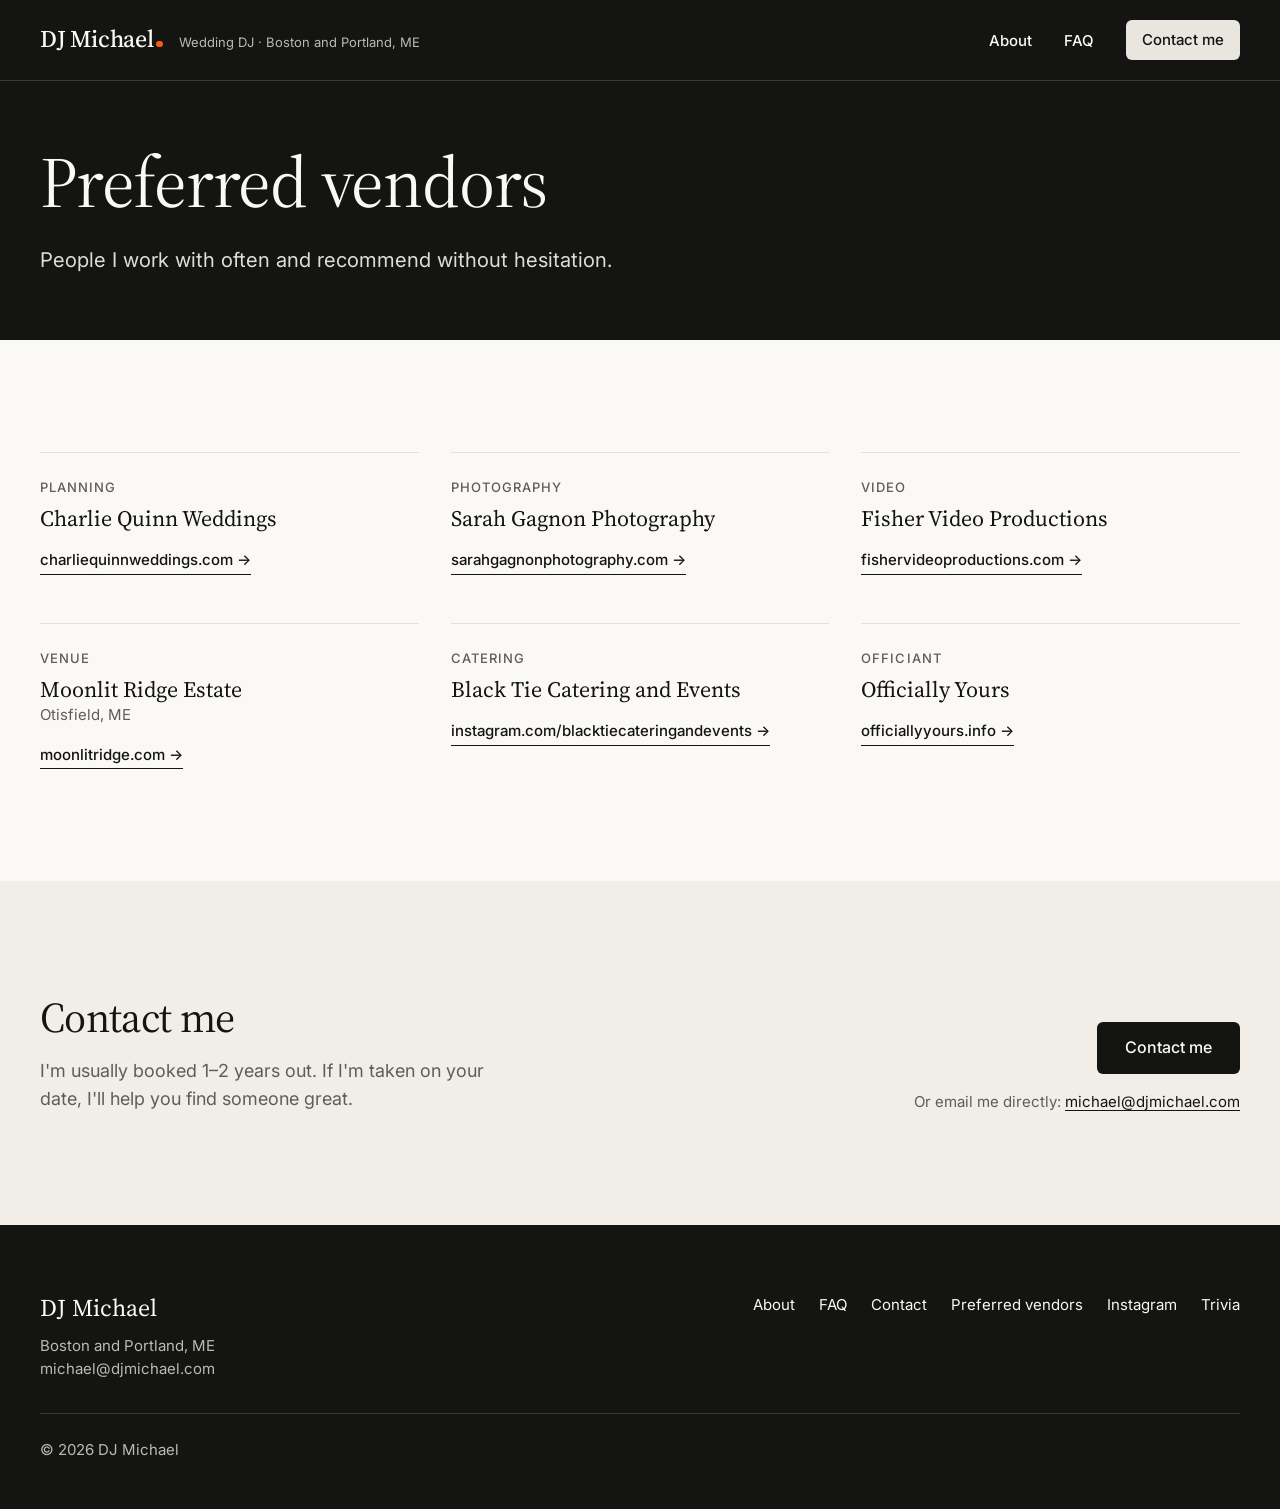
<file: vendors.html>
<!doctype html>
<html lang="en" data-type="a">
<head>
  <meta charset="utf-8">
  <meta name="viewport" content="width=device-width, initial-scale=1">
  <title>Preferred vendors | DJ Michael</title>
  <meta name="description" content="Wedding planners, photographers, venues and more that DJ Michael works with often and recommends.">
  <link rel="canonical" href="https://djmichael.com/vendors">
  <meta property="og:type" content="website">
  <meta property="og:title" content="Preferred vendors | DJ Michael">
  <meta property="og:description" content="Wedding planners, photographers, venues and more that DJ Michael works with often and recommends.">
  <meta property="og:url" content="https://djmichael.com/vendors">
  <meta name="theme-color" content="#141413">

  <!-- Fonts: both pairings load for the prototype. Phase 2 self-hosts only the winner. -->
  <link rel="preconnect" href="https://fonts.googleapis.com">
  <link rel="preconnect" href="https://fonts.gstatic.com" crossorigin>
  <link rel="stylesheet" href="https://fonts.googleapis.com/css2?family=Inter:wght@400;500;600&family=Source+Serif+4:opsz,wght@8..60,400;8..60,500&family=Newsreader:opsz,wght@6..72,400;6..72,500&family=Instrument+Sans:wght@400;500;600&display=swap">

  <link rel="stylesheet" href="assets/css/tokens.css">
  <link rel="stylesheet" href="assets/css/site.css">
  <script>document.documentElement.classList.add('js');</script>
  <script src="assets/js/site.js" defer></script>

  <!-- GA4: carry over in Phase 2.
  <script async src="https://www.googletagmanager.com/gtag/js?id=G-7Y08SVNRHQ"></script>
  <script>
    window.dataLayer = window.dataLayer || [];
    function gtag(){dataLayer.push(arguments);}
    gtag('js', new Date());
    gtag('config', 'G-7Y08SVNRHQ');
  </script>
  -->

</head>
<body>
  <a class="skip-link" href="#main">Skip to content</a>

  <!-- part: header -->
  <header class="site-header" data-part="header">
    <div class="site-header__inner container">
      <a class="wordmark" href="index.html">
        <span class="wordmark__name">DJ Michael</span>
        <span class="wordmark__tagline">Wedding DJ · Boston and Portland, ME</span>
      </a>

      <nav class="site-nav" id="site-menu" aria-label="Main">
        <ul class="site-nav__list">
          <li class="site-nav__item site-nav__item--mobile"><a class="site-nav__link" href="index.html">Home</a></li>
          <li class="site-nav__item"><a class="site-nav__link" href="about.html">About</a></li>
          <li class="site-nav__item"><a class="site-nav__link" href="faq.html">FAQ</a></li>
        </ul>
        <div class="site-nav__extra">
          <a class="btn btn--primary btn--block" href="contact.html">Contact me</a>
          <a class="site-nav__email" href="mailto:michael@djmichael.com">michael@djmichael.com</a>
        </div>
      </nav>

      <a class="btn btn--primary btn--header site-header__cta" href="contact.html">Contact me</a>

      <button class="menu-toggle" type="button" aria-expanded="false" aria-controls="site-menu">
        <span class="visually-hidden">Menu</span>
        <svg class="menu-toggle__icon" width="24" height="24" viewBox="0 0 24 24" aria-hidden="true" focusable="false">
          <path class="menu-toggle__open" d="M3 7h18M3 12h18M3 17h18" />
          <path class="menu-toggle__close" d="M5 5l14 14M19 5L5 19" />
        </svg>
      </button>
    </div>
  </header>
  <!-- /part: header -->

  <main id="main">

    <!-- part: page-head -->
    <section class="page-head" data-part="page-head" aria-labelledby="page-title">
      <div class="container">
        <h1 class="page-head__title" id="page-title">Preferred vendors</h1>
        <p class="page-head__intro">People I work with often and recommend without hesitation.</p>
      </div>
    </section>
    <!-- /part: page-head -->

    <!-- part: vendors -->
    <section class="section vendors" data-part="vendors" aria-label="Vendors">
      <div class="container">
        <ul class="vendors__list">
          <li class="vendor">
            <p class="vendor__category">Planning</p>
            <h2 class="vendor__name">Charlie Quinn Weddings</h2>
            <a class="vendor__link link-arrow" href="https://charliequinnweddings.com" target="_blank" rel="noopener">charliequinnweddings.com<span class="visually-hidden"> (opens in a new tab)</span></a>
          </li>
          <li class="vendor">
            <p class="vendor__category">Photography</p>
            <h2 class="vendor__name">Sarah Gagnon Photography</h2>
            <a class="vendor__link link-arrow" href="https://sarahgagnonphotography.com" target="_blank" rel="noopener">sarahgagnonphotography.com<span class="visually-hidden"> (opens in a new tab)</span></a>
          </li>
          <li class="vendor">
            <p class="vendor__category">Video</p>
            <h2 class="vendor__name">Fisher Video Productions</h2>
            <a class="vendor__link link-arrow" href="https://fishervideoproductions.com" target="_blank" rel="noopener">fishervideoproductions.com<span class="visually-hidden"> (opens in a new tab)</span></a>
          </li>
          <li class="vendor">
            <p class="vendor__category">Venue</p>
            <h2 class="vendor__name">Moonlit Ridge Estate</h2>
            <p class="vendor__place">Otisfield, ME</p>
            <a class="vendor__link link-arrow" href="https://moonlitridge.com" target="_blank" rel="noopener">moonlitridge.com<span class="visually-hidden"> (opens in a new tab)</span></a>
          </li>
          <li class="vendor">
            <p class="vendor__category">Catering</p>
            <h2 class="vendor__name">Black Tie Catering and Events</h2>
            <a class="vendor__link link-arrow" href="https://instagram.com/blacktiecateringandevents" target="_blank" rel="noopener">instagram.com/blacktiecateringandevents<span class="visually-hidden"> (opens in a new tab)</span></a>
          </li>
          <li class="vendor">
            <p class="vendor__category">Officiant</p>
            <h2 class="vendor__name">Officially Yours</h2>
            <a class="vendor__link link-arrow" href="https://officiallyyours.info" target="_blank" rel="noopener">officiallyyours.info<span class="visually-hidden"> (opens in a new tab)</span></a>
          </li>
        </ul>
      </div>
    </section>
    <!-- /part: vendors -->

    <!-- part: contact-cta (closing block on inner pages; links to /contact per spec) -->
    <section class="section contact-cta" data-part="contact-cta" aria-labelledby="contact-cta-title">
      <div class="contact-cta__inner container">
        <div>
          <h2 class="section__title contact-cta__title" id="contact-cta-title">Contact me</h2>
          <p class="contact-cta__note">I'm usually booked 1–2 years out. If I'm taken on your date, I'll help you find someone great.</p>
        </div>
        <div class="contact-cta__actions">
          <a class="btn btn--primary btn--large" href="contact.html">Contact me</a>
          <p class="contact-cta__email">Or email me directly: <a href="mailto:michael@djmichael.com">michael@djmichael.com</a></p>
        </div>
      </div>
    </section>
    <!-- /part: contact-cta -->

  </main>

  <!-- part: footer -->
  <footer class="site-footer" data-part="footer">
    <div class="site-footer__inner container">
      <div class="site-footer__brand">
        <p class="site-footer__name">DJ Michael</p>
        <p class="site-footer__meta">Boston and Portland, ME</p>
        <p class="site-footer__meta"><a href="mailto:michael@djmichael.com">michael@djmichael.com</a></p>
      </div>
      <nav class="site-footer__nav" aria-label="Footer">
        <ul class="site-footer__list">
          <li><a href="about.html">About</a></li>
          <li><a href="faq.html">FAQ</a></li>
          <li><a href="contact.html">Contact</a></li>
          <li><a href="vendors.html">Preferred vendors</a></li>
          <li><a href="https://www.instagram.com/djmichaelo/" target="_blank" rel="noopener">Instagram<span class="visually-hidden"> (opens in a new tab)</span></a></li>
          <li><a href="https://mcoproductions.com" target="_blank" rel="noopener">Trivia<span class="visually-hidden"> (opens in a new tab)</span></a></li>
        </ul>
      </nav>
      <p class="site-footer__copy">© <span data-year>2026</span> DJ Michael</p>
    </div>
  </footer>
  <!-- /part: footer -->
</body>
</html>
</file>
<file: assets/css/tokens.css>
/* ==========================================================================
   Design tokens — djmichael.com
   Everything visual that might change lives here as a custom property.
   Variant blocks at the bottom are driven by data-* attributes on <html>
   (see the dev switcher in site.js). Delete the losing variants once the
   direction is approved.
   ========================================================================== */

:root {
  /* Color ---------------------------------------------------------------- */
  --orange: #FA5B0F;          /* highlight only: hover underlines, small details, focus. Never a fill or text. */
  --black: #141413;           /* text, wordmark, footer */
  --white: #FFFFFF;           /* cards, form fields */
  --paper: #FAF9F5;           /* page background */
  --paper-2: #F0EEE6;         /* tinted band (contact block) */
  --gray-100: #E8E6DF;        /* light buttons on dark surfaces */
  --gray-200: #E3E0D6;        /* hairlines */
  --gray-500: #87867F;        /* form borders, non-text UI (3.6:1 on white) */
  --gray-700: #5E5D59;        /* secondary text (6:1 on paper) */
  --error: #B3261E;

  --text: var(--black);
  --text-muted: var(--gray-700);
  --rule: var(--gray-200);
  --focus: var(--orange);

  /* Type ----------------------------------------------------------------- */
  --font-display: "Source Serif 4", Georgia, "Times New Roman", serif;
  --font-text: "Inter", ui-sans-serif, system-ui, -apple-system, "Segoe UI", sans-serif;
  --display-weight: 400;
  --display-tracking: -0.015em;

  --fs-body: 1.125rem;        /* 18px */
  --lh-body: 1.55;
  --fs-small: 0.9375rem;      /* 15px */
  --fs-xsmall: 0.8125rem;     /* 13px floor */
  --fs-h1: clamp(2.5rem, 1.6rem + 3.6vw, 4.5rem);      /* 40 → 72 */
  --fs-hero: clamp(2.25rem, 1.2rem + 2.6vw, 3.75rem);  /* 36 → 60, sized to the banner */
  --fs-h2: clamp(1.75rem, 1.35rem + 1.6vw, 2.75rem);   /* 28 → 44 */
  --fs-h3: 1.375rem;          /* 22px */
  --fs-quote: clamp(1.25rem, 1.1rem + 0.5vw, 1.5rem);
  --fs-stat: clamp(2rem, 1.6rem + 1.4vw, 2.75rem);
  --lh-tight: 1.05;
  --lh-heading: 1.15;

  /* Space (8px grid) ----------------------------------------------------- */
  --s-1: 0.5rem;   /* 8 */
  --s-2: 1rem;     /* 16 */
  --s-3: 1.5rem;   /* 24 */
  --s-4: 2rem;     /* 32 */
  --s-5: 3rem;     /* 48 */
  --s-6: 4rem;     /* 64 */
  --s-7: 5rem;     /* 80 */
  --section-pad: clamp(4.5rem, 3rem + 5vw, 7.5rem);   /* 72 → 120 */
  --gutter: 1.5rem;
  --container: 75rem;         /* 1200px */
  --measure: 65ch;
  --header-h: 4.5rem;

  /* Shape ---------------------------------------------------------------- */
  --radius: 6px;
  --hairline: 1px solid var(--rule);

  /* Buttons (primary). Dark surfaces override these in site.css. -------- */
  --btn-bg: var(--black);
  --btn-fg: var(--paper);
  --btn-bg-hover: var(--black);
  --btn-fg-hover: var(--white);
}

@media (min-width: 64em) {
  :root {
    --gutter: 2.5rem;
    --header-h: 5rem;
  }
}

/* --------------------------------------------------------------------------
   Variant: type pairing
   -------------------------------------------------------------------------- */
:root[data-type="b"] {
  --font-display: "Newsreader", Georgia, "Times New Roman", serif;
  --font-text: "Instrument Sans", ui-sans-serif, system-ui, -apple-system, "Segoe UI", sans-serif;
  --display-weight: 400;
  --display-tracking: -0.02em;
}
</file>
<file: assets/css/site.css>
/* ==========================================================================
   djmichael.com — layout and components
   Depends on tokens.css. Sections map 1:1 to future template parts.
   ========================================================================== */

/* Base ------------------------------------------------------------------- */
*, *::before, *::after { box-sizing: border-box; }

html {
  -webkit-text-size-adjust: 100%;
  text-size-adjust: 100%;
  scroll-padding-top: calc(var(--header-h) + var(--s-2));
}

body {
  margin: 0;
  background: var(--paper);
  color: var(--text);
  font-family: var(--font-text);
  font-size: var(--fs-body);
  line-height: var(--lh-body);
  -webkit-font-smoothing: antialiased;
  overflow-x: clip;
}

body.is-menu-open { overflow: hidden; }

img, video, svg { display: block; max-width: 100%; }
img, video { height: auto; }

h1, h2, h3, p, ul, ol, dl, dd, figure, blockquote { margin: 0; }
ul, ol { padding: 0; list-style: none; }

a { color: inherit; text-decoration-thickness: 1px; text-underline-offset: 0.2em; }
a:hover { text-decoration-color: var(--orange); }

:focus-visible {
  outline: 2px solid var(--focus);
  outline-offset: 3px;
  border-radius: 2px;
}

@media (prefers-reduced-motion: reduce) {
  *, *::before, *::after { transition: none !important; animation: none !important; scroll-behavior: auto !important; }
}

.container {
  width: 100%;
  max-width: calc(var(--container) + var(--gutter) * 2);
  margin-inline: auto;
  padding-inline: var(--gutter);
}

.visually-hidden {
  position: absolute !important;
  width: 1px; height: 1px;
  padding: 0; margin: -1px;
  overflow: hidden; clip: rect(0 0 0 0);
  white-space: nowrap; border: 0;
}

.skip-link {
  position: absolute; left: var(--s-2); top: -100px; z-index: 100;
  padding: var(--s-1) var(--s-2);
  background: var(--black); color: var(--white);
  border-radius: var(--radius);
}
.skip-link:focus { top: var(--s-1); }

/* Type helpers ------------------------------------------------------------ */
.eyebrow {
  font-family: var(--font-text);
  font-size: var(--fs-xsmall);
  font-weight: 500;
  letter-spacing: 0.08em;
  text-transform: uppercase;
}

.section__title,
.hero__title {
  font-family: var(--font-display);
  font-weight: var(--display-weight);
  letter-spacing: var(--display-tracking);
  text-wrap: balance;
}

.section__title {
  font-size: var(--fs-h2);
  line-height: var(--lh-heading);
  margin-bottom: var(--s-5);
}

.link-arrow {
  font-weight: 500;
  text-decoration: none;
  border-bottom: 1px solid currentColor;
  padding-bottom: 2px;
  transition: border-color 0.15s;
}
.link-arrow::after { content: " →"; }
.link-arrow:hover { border-bottom-color: var(--orange); }

/* Buttons -----------------------------------------------------------------
   Orange is a highlight, not a fill: it shows as an underline on hover.
   Dark contexts (header, hero) swap the button tokens to light gray. */
.btn {
  display: inline-flex;
  align-items: center;
  justify-content: center;
  min-height: 44px;
  padding: 0.625rem 1.25rem;
  border: 0;
  border-radius: var(--radius);
  font: 500 var(--fs-small) / 1.2 var(--font-text);
  text-decoration: none;
  white-space: nowrap;
  cursor: pointer;
  transition: background-color 0.15s, color 0.15s, box-shadow 0.15s;
}

.btn--primary {
  background: var(--btn-bg);
  color: var(--btn-fg);
}
.btn--primary:hover {
  background: var(--btn-bg-hover);
  color: var(--btn-fg-hover);
  box-shadow: inset 0 -3px 0 var(--orange);
}

.btn--large { min-height: 52px; padding: 0.875rem 1.75rem; font-size: 1rem; }
.btn--block { display: flex; width: 100%; }
.btn--header { min-height: 40px; padding: 0.5rem 1rem; }

/* Dark surfaces ------------------------------------------------------------ */
.site-header,
.hero,
.page-head,
.site-footer {
  --text: var(--paper);
  --text-muted: rgb(250 249 245 / 0.72);
  --rule: rgb(250 249 245 / 0.16);
  --hairline: 1px solid var(--rule);
  --btn-bg: var(--gray-100);
  --btn-fg: var(--black);
  --btn-bg-hover: var(--white);
  --btn-fg-hover: var(--black);
  color: var(--text);
}

/* Header ------------------------------------------------------------------ */
.site-header {
  position: sticky;
  top: 0;
  z-index: 50;
  background: var(--black);
  border-bottom: var(--hairline);
}

.site-header__inner {
  display: flex;
  align-items: center;
  gap: var(--s-2);
  height: var(--header-h);
}

.wordmark {
  display: flex;
  align-items: baseline;
  gap: var(--s-2);
  margin-right: auto;
  text-decoration: none;
  min-width: 0;
}
.wordmark__name {
  font-family: var(--font-display);
  font-size: 1.5rem;
  font-weight: 500;
  letter-spacing: -0.01em;
  line-height: 1;
  white-space: nowrap;
}
.wordmark__name::after {
  content: "";
  display: inline-block;
  width: 0.28em; height: 0.28em;
  margin-left: 0.12em;
  background: var(--orange);
  border-radius: 50%;
}
.wordmark__tagline {
  display: none;
  font-size: var(--fs-xsmall);
  color: var(--text-muted);
  white-space: nowrap;
}

.site-nav__list { display: flex; gap: var(--s-4); }
.site-nav__link {
  font-size: var(--fs-small);
  font-weight: 500;
  text-decoration: none;
  padding-block: var(--s-1);
  border-bottom: 1px solid transparent;
}
.site-nav__link:hover { border-bottom-color: var(--orange); }
.site-nav__link[aria-current="page"] { border-bottom-color: currentColor; }

.menu-toggle {
  display: inline-grid;
  place-items: center;
  width: 44px; height: 44px;
  margin-right: -10px;
  padding: 0;
  background: none; border: 0;
  color: var(--text);
  cursor: pointer;
}
.menu-toggle__icon { fill: none; stroke: currentColor; stroke-width: 1.75; stroke-linecap: round; }
.menu-toggle__close { display: none; }
.menu-toggle[aria-expanded="true"] .menu-toggle__open { display: none; }
.menu-toggle[aria-expanded="true"] .menu-toggle__close { display: block; }

/* Mobile: nav is a full-screen panel opened by the toggle */
@media (max-width: 47.99em) {
  .site-nav {
    position: fixed;
    inset: var(--header-h) 0 0 0;
    padding: var(--s-2) var(--gutter) var(--s-5);
    background: var(--black);
    overflow-y: auto;
    display: none;
  }
  .site-nav.is-open { display: block; }
  .site-nav__list { flex-direction: column; gap: 0; }
  .site-nav__link {
    display: block;
    padding-block: var(--s-2);
    border-bottom: var(--hairline);
    font-family: var(--font-display);
    font-size: 1.75rem;
    font-weight: var(--display-weight);
  }
  .site-nav__extra { margin-top: var(--s-4); display: grid; gap: var(--s-3); text-align: center; }
  .site-nav__extra .btn { min-height: 52px; font-size: 1rem; }
  .site-nav__email { font-size: var(--fs-small); color: var(--text-muted); }

  /* The open menu carries its own full-width CTA, as in the wireframe. */
  body.is-menu-open .site-header__cta { display: none; }

  /* Without JS there is no toggle; show the CTA only. */
  html:not(.js) .menu-toggle { display: none; }
}

@media (max-width: 22.4em) {
  .wordmark__name { font-size: 1.3rem; }
  .btn--header { padding-inline: 0.75rem; }
}

@media (min-width: 48em) {
  .menu-toggle { display: none; }
  .site-nav { display: block; }
  .site-nav__item--mobile, .site-nav__extra { display: none; }
  .site-header__inner { gap: var(--s-4); }
}

@media (min-width: 64em) {
  .wordmark__tagline { display: inline; }
}

/* Sections ---------------------------------------------------------------- */
.section { padding-block: var(--section-pad); }
.section--rule { padding-top: 0; }
.section--rule > .container::before {
  content: "";
  display: block;
  border-top: var(--hairline);
  margin-bottom: var(--section-pad);
}

/* Accent rule: hairline with a short orange segment on top (steps, quotes) */
.accent-rule,
.quote,
.steps__item {
  position: relative;
  border-top: var(--hairline);
  padding-top: var(--s-3);
}
.accent-rule::before,
.quote::before,
.steps__item::before {
  content: "";
  position: absolute;
  top: -1px; left: 0;
  width: 2rem;
  border-top: 2px solid var(--orange);
}

/* Hero --------------------------------------------------------------------
   The art is a 1920×600 banner, darkened on the left to hold text.
   Mobile: image cropped to the couple, text below on black.
   48em+: text over the image's dark left side; the band keeps the art's
   aspect ratio (with a floor for the text) so the proof strip stays above
   the fold. */
.hero { position: relative; background: var(--black); }
.hero__media { position: relative; overflow: hidden; aspect-ratio: 16 / 9; }
.hero__img, .hero__video {
  position: absolute;
  inset: 0;
  width: 100%;
  height: 100%;
  object-fit: cover;
  object-position: 58% 50%; /* the couple sits just right of center */
}
.hero__content { padding-block: var(--s-4) var(--s-5); }
.hero__eyebrow { margin-bottom: var(--s-2); color: var(--text-muted); }
.hero__title {
  font-size: var(--fs-hero);
  line-height: var(--lh-tight);
}
.hero__subhead {
  margin-top: var(--s-2);
  font-size: clamp(1.0625rem, 0.95rem + 0.4vw, 1.3125rem);
  line-height: 1.45;
  max-width: 34ch;
  color: rgb(250 249 245 / 0.88);
}
.hero__cta { margin-top: var(--s-3); }

@media (min-width: 48em) {
  .hero {
    display: grid;
    /* 31.25vw = the art's 600/1920 ratio; floor for the text, cap for wide screens */
    min-height: clamp(21rem, 31.25vw, 42rem);
  }
  .hero > * { grid-area: 1 / 1; }
  .hero__media { aspect-ratio: auto; }
  /* Anchor left: when the band is cropped, the couple slides right, away from the text */
  .hero__img, .hero__video { object-position: 0% 50%; }
  .hero__content {
    position: relative;
    display: flex;
    align-items: center;
    padding-block: var(--s-4);
  }
  .hero__text { max-width: min(44%, 36rem); }
  .hero__cta { margin-top: var(--s-4); }
}

/* Proof strip --------------------------------------------------------------- */
.proof { border-bottom: var(--hairline); background: var(--paper); }
.proof__list {
  display: grid;
  grid-template-columns: repeat(2, minmax(0, 1fr));
}
.proof__item { border-bottom: var(--hairline); }
.proof__item:nth-child(odd) { border-right: var(--hairline); }
.proof__item--award { grid-column: 1 / -1; border-right: 0 !important; border-bottom: 0; }

.proof__link {
  display: flex;
  flex-direction: column;
  gap: 2px;
  height: 100%;
  padding: var(--s-3) var(--s-2);
  text-decoration: none;
  text-align: center;
  align-items: center;
}
a.proof__link { transition: background-color 0.15s; }
a.proof__link:hover { background: var(--white); }
a.proof__link:hover .proof__platform { text-decoration: underline; text-decoration-color: var(--orange); }
.proof__link:focus-visible { outline-offset: -3px; }

.proof__rating {
  font-family: var(--font-display);
  font-size: clamp(1.75rem, 1rem + 1.6vw, 2.5rem);
  font-weight: var(--display-weight);
  letter-spacing: var(--display-tracking);
  line-height: 1.1;
}
.proof__count { font-size: var(--fs-small); }
.proof__platform {
  display: inline-flex;
  align-items: center;
  gap: 4px;
  font-size: var(--fs-xsmall);
  color: var(--text-muted);
  letter-spacing: 0.06em;
  text-transform: uppercase;
  font-weight: 500;
  white-space: nowrap;
  margin-top: var(--s-1);
}
.icon--external { fill: none; stroke: currentColor; stroke-width: 1.5; stroke-linecap: round; }

@media (min-width: 48em) {
  .proof__list { grid-template-columns: repeat(5, minmax(0, 1fr)); }
  .proof__platform { letter-spacing: 0.02em; }
  .proof__item { border-bottom: 0; border-right: var(--hairline); }
  .proof__item:last-child { border-right: 0; }
  .proof__item--award { grid-column: auto; }
  .proof__link { padding: var(--s-4) var(--s-2); }
}
@media (min-width: 64em) {
  .proof__platform { letter-spacing: 0.06em; }
}

/* Testimonials ------------------------------------------------------------ */
.testimonials__list {
  display: grid;
  gap: var(--s-5);
}
.quote { height: 100%; display: flex; flex-direction: column; gap: var(--s-3); }
.quote__text {
  font-family: var(--font-display);
  font-size: var(--fs-quote);
  line-height: 1.4;
  font-weight: var(--display-weight);
}
.quote__text p::before { content: "\201C"; }
.quote__text p::after { content: "\201D"; }
.quote__cite { margin-top: auto; font-size: var(--fs-small); color: var(--text-muted); }
.quote__name { color: var(--text); font-weight: 500; }

@media (min-width: 64em) {
  .testimonials__list { grid-template-columns: repeat(3, minmax(0, 1fr)); gap: var(--s-5); }
}

/* Gallery ----------------------------------------------------------------- */
.gallery__grid {
  display: grid;
  grid-template-columns: repeat(2, minmax(0, 1fr));
  gap: var(--s-1);
}
.gallery__link {
  position: relative;
  display: block;
  aspect-ratio: 1;
  overflow: hidden;
  border-radius: var(--radius);
  background: var(--gray-200);
}
.gallery__img {
  width: 100%;
  height: 100%;
  object-fit: cover;
  transition: transform 0.4s ease;
}
.gallery__link:hover .gallery__img { transform: scale(1.03); }
.gallery__play {
  position: absolute;
  left: var(--s-2); bottom: var(--s-2);
  display: grid; place-items: center;
  width: 48px; height: 48px;
  border-radius: 50%;
  background: var(--paper);
  color: var(--black);
  transition: background-color 0.15s;
}
.gallery__play svg { fill: currentColor; margin-left: 2px; }
.gallery__link:hover .gallery__play { box-shadow: 0 0 0 2px var(--orange); }
.gallery__item--more { display: none; } /* slideshow only */
.gallery__all { margin-top: var(--s-3); }
.gallery__all-btn { background: none; border: 0; padding: 0 0 2px; font: inherit; font-weight: 500; color: inherit; cursor: pointer; }
.gallery__caption {
  margin-top: var(--s-3);
  font-size: var(--fs-small);
  color: var(--text-muted);
}
.gallery__caption a { color: var(--text); }

@media (min-width: 48em) {
  .gallery__grid { grid-template-columns: repeat(4, minmax(0, 1fr)); gap: var(--s-2); }
}

/* About (short) ------------------------------------------------------------ */
.about-short__inner {
  display: grid;
  gap: var(--s-5);
}
.about-short__img {
  width: 100%;
  aspect-ratio: 4 / 5;
  object-fit: cover;
  border-radius: var(--radius);
}
.about-short__body .section__title { margin-bottom: var(--s-3); }
.about-short__text { max-width: var(--measure); }
.about-short__body .link-arrow { display: inline-block; margin-top: var(--s-4); }

.stats {
  display: grid;
  grid-template-columns: repeat(2, minmax(0, 1fr));
  gap: var(--s-3) var(--s-3);
  margin-top: var(--s-5);
}
.stats__item {
  display: flex;
  flex-direction: column-reverse;
  justify-content: flex-end;
  gap: var(--s-1);
  border-top: var(--hairline);
  padding-top: var(--s-2);
}
.stats__value {
  font-family: var(--font-display);
  font-size: var(--fs-stat);
  font-weight: var(--display-weight);
  letter-spacing: var(--display-tracking);
  line-height: 1;
}
.stats__label { font-size: var(--fs-small); color: var(--text-muted); line-height: 1.35; }

@media (min-width: 48em) {
  .about-short__inner { grid-template-columns: minmax(0, 5fr) minmax(0, 7fr); gap: var(--s-6); align-items: center; }
  .stats { grid-template-columns: repeat(4, minmax(0, 1fr)); }
}

/* How it works ------------------------------------------------------------ */
.steps__list {
  display: grid;
  gap: var(--s-4);
  counter-reset: none;
}
.steps__item { display: grid; gap: var(--s-1); align-content: start; }
.steps__number {
  font-family: var(--font-display);
  font-size: var(--fs-h3);
  line-height: 1;
  color: var(--text-muted);
  margin-bottom: var(--s-2);
}
.steps__title { font-size: var(--fs-body); font-weight: 600; line-height: 1.3; }
.steps__text { color: var(--text-muted); max-width: 32ch; }

@media (min-width: 48em) {
  .steps__list { grid-template-columns: repeat(2, minmax(0, 1fr)); gap: var(--s-5) var(--s-4); }
}
@media (min-width: 64em) {
  .steps__list { grid-template-columns: repeat(4, minmax(0, 1fr)); }
}

/* Services ---------------------------------------------------------------- */
.services__list {
  display: grid;
  gap: var(--s-5);
}
.service__img {
  width: 100%;
  aspect-ratio: 3 / 2;
  object-fit: cover;
  border-radius: var(--radius);
  margin-bottom: var(--s-3);
}
.service__title {
  font-family: var(--font-display);
  font-size: var(--fs-h3);
  font-weight: var(--display-weight);
  line-height: 1.25;
  margin-bottom: var(--s-1);
}
.service__text { color: var(--text-muted); font-size: 1rem; }
.services__more { margin-top: var(--s-5); }

@media (min-width: 48em) {
  .services__list { grid-template-columns: repeat(2, minmax(0, 1fr)); gap: var(--s-5) var(--s-4); }
}
@media (min-width: 64em) {
  .services__list { grid-template-columns: repeat(4, minmax(0, 1fr)); }
}

/* Contact block ------------------------------------------------------------ */
.contact-block { background: var(--paper-2); }
.contact-block__inner {
  display: grid;
  gap: var(--s-5);
}
.contact-block__aside {
  font-size: 1rem;
  border-top: 1px solid var(--gray-500);
  padding-top: var(--s-3);
  align-self: start;
}
.contact-block__label { color: var(--text-muted); font-size: var(--fs-small); }
.contact-block__email {
  font-family: var(--font-display);
  font-size: clamp(1.25rem, 1.1rem + 0.5vw, 1.5rem);
  margin-top: var(--s-1);
  overflow-wrap: anywhere;
}
.contact-block__instagram { margin-top: var(--s-2); }
.contact-block__note {
  margin-top: var(--s-4);
  color: var(--text-muted);
  font-size: var(--fs-small);
  max-width: 34ch;
}

@media (min-width: 64em) {
  .contact-block__inner { grid-template-columns: minmax(0, 8fr) minmax(0, 4fr); gap: var(--s-7); }
  .contact-block__aside { margin-top: calc(var(--fs-h2) * 1.15 + var(--s-5)); }
}

/* Form */
.contact-form__grid {
  display: grid;
  gap: var(--s-3);
}
.field { display: grid; gap: 6px; align-content: start; }
.field__label { font-size: var(--fs-small); font-weight: 500; }
.field__optional { font-weight: 400; color: var(--text-muted); }
.field__input {
  width: 100%;
  min-height: 48px;
  padding: 0.625rem 0.875rem;
  font: 400 1rem / 1.4 var(--font-text);
  color: var(--text);
  background: var(--white);
  border: 1px solid var(--gray-500);
  border-radius: var(--radius);
  appearance: none;
}
.field__input:focus-visible { outline-offset: 0; border-color: var(--black); }
.field__select {
  padding-right: 2.5rem;
  background-image: url("data:image/svg+xml,%3Csvg xmlns='http://www.w3.org/2000/svg' width='12' height='8' viewBox='0 0 12 8'%3E%3Cpath d='M1 1.5l5 5 5-5' fill='none' stroke='%23141413' stroke-width='1.5'/%3E%3C/svg%3E");
  background-repeat: no-repeat;
  background-position: right 0.875rem center;
}
.field__textarea { min-height: 8rem; resize: vertical; }
.field__input[aria-invalid="true"] { border-color: var(--error); box-shadow: inset 0 0 0 1px var(--error); }
.field__error { font-size: var(--fs-small); color: var(--error); }
.field--hp { position: absolute; left: -10000px; width: 1px; height: 1px; overflow: hidden; }

.contact-form { position: relative; }
.contact-form__actions { margin-top: var(--s-4); }
.contact-form__error { margin-top: var(--s-2); color: var(--error); font-size: var(--fs-small); }
.contact-form__success {
  padding: var(--s-4) 0;
  border-top: 2px solid var(--orange);
  font-family: var(--font-display);
  font-size: var(--fs-h3);
}
.contact-form__success:focus { outline: none; }

@media (min-width: 40em) {
  .contact-form__grid { grid-template-columns: repeat(2, minmax(0, 1fr)); gap: var(--s-3) var(--s-3); }
  .field--full { grid-column: 1 / -1; }
}

/* Inner pages ------------------------------------------------------------- */
.page-head {
  background: var(--black);
  padding-block: var(--s-6) var(--s-6);
}
.page-head__title {
  font-family: var(--font-display);
  font-weight: var(--display-weight);
  letter-spacing: var(--display-tracking);
  font-size: var(--fs-h1);
  line-height: var(--lh-tight);
  text-wrap: balance;
  max-width: 18ch;
}
.page-head__intro {
  margin-top: var(--s-3);
  max-width: 44ch;
  font-size: clamp(1.0625rem, 0.95rem + 0.4vw, 1.3125rem);
  color: rgb(250 249 245 / 0.88);
}

.prose { max-width: var(--measure); }
.prose p + p { margin-top: 1.1em; }

/* About page */
.about-page .container > * + * { margin-top: var(--s-6); }
.about-page__lead,
.about-page__support { max-width: var(--measure); }
.about-page__img {
  width: 100%;
  aspect-ratio: 3 / 2;
  object-fit: cover;
  border-radius: var(--radius);
}
.about-page .stats { max-width: var(--measure); }

@media (min-width: 64em) {
  .about-page .container {
    display: grid;
    grid-template-columns: minmax(0, 5fr) minmax(0, 7fr);
    column-gap: var(--s-6);
    align-items: start;
  }
  .about-page .container > * + * { margin-top: 0; }
  .about-page__lead {
    grid-row: 1 / span 3;
    position: sticky;
    top: calc(var(--header-h) + var(--s-4));
  }
  .about-page__lead .about-page__img { aspect-ratio: 4 / 5; }
  .about-page__bio, .about-page__stats, .about-page__support { grid-column: 2; }
  .about-page__stats, .about-page__support { margin-top: var(--s-6) !important; }
}

/* FAQ */
.faq__list { max-width: var(--measure); border-top: var(--hairline); }
.faq__item { border-bottom: var(--hairline); }
.faq__question {
  display: flex;
  justify-content: space-between;
  align-items: baseline;
  gap: var(--s-3);
  padding-block: var(--s-3);
  font-family: var(--font-display);
  font-size: var(--fs-h3);
  line-height: 1.3;
  cursor: pointer;
  list-style: none;
}
.faq__question::-webkit-details-marker { display: none; }
.faq__question::after {
  content: "+";
  flex: none;
  font-family: var(--font-text);
  font-size: 1.5rem;
  line-height: 1;
  color: var(--text-muted);
  transition: transform 0.2s;
}
.faq__item[open] > .faq__question::after { transform: rotate(45deg); }
.faq__question:hover { text-decoration: underline; text-decoration-color: var(--orange); text-decoration-thickness: 1px; text-underline-offset: 0.2em; }
.faq__answer { padding-bottom: var(--s-3); color: var(--text-muted); max-width: 60ch; }

/* Vendors */
.vendors__list { display: grid; gap: var(--s-5) var(--s-4); }
.vendor { border-top: var(--hairline); padding-top: var(--s-3); }
.vendor__category {
  font-size: var(--fs-xsmall);
  font-weight: 500;
  letter-spacing: 0.08em;
  text-transform: uppercase;
  color: var(--text-muted);
}
.vendor__name {
  margin-top: var(--s-1);
  font-family: var(--font-display);
  font-weight: var(--display-weight);
  font-size: var(--fs-h3);
  line-height: 1.25;
}
.vendor__place { color: var(--text-muted); font-size: var(--fs-small); }
.vendor__link { display: inline-block; margin-top: var(--s-2); font-size: var(--fs-small); overflow-wrap: anywhere; }
@media (min-width: 48em) { .vendors__list { grid-template-columns: repeat(2, minmax(0, 1fr)); } }
@media (min-width: 64em) { .vendors__list { grid-template-columns: repeat(3, minmax(0, 1fr)); } }

/* Closing CTA on inner pages */
.contact-cta { background: var(--paper-2); }
.contact-cta__inner { display: grid; gap: var(--s-4); align-items: end; }
.contact-cta__title { margin-bottom: var(--s-2); }
.contact-cta__note { color: var(--text-muted); max-width: 44ch; }
.contact-cta__email { margin-top: var(--s-2); font-size: var(--fs-small); color: var(--text-muted); }
.contact-cta__email a { color: var(--text); }
@media (min-width: 48em) {
  .contact-cta__inner { grid-template-columns: minmax(0, 1fr) auto; }
  .contact-cta__actions { text-align: right; }
}

/* Contact page: the page head carries the heading, so the aside aligns to the top */
@media (min-width: 64em) {
  .contact-block--page .contact-block__aside { margin-top: 0; }
}

/* Footer ------------------------------------------------------------------ */
.site-footer {
  background: var(--black);
  color: var(--paper);
  padding-block: var(--s-6) var(--s-5);
  font-size: var(--fs-small);
}
.site-footer a { color: inherit; text-decoration: none; }
.site-footer a:hover { text-decoration: underline; text-decoration-color: var(--orange); }
.site-footer__inner { display: grid; gap: var(--s-4); }
.site-footer__name {
  font-family: var(--font-display);
  font-size: 1.5rem;
  margin-bottom: var(--s-1);
}
.site-footer__meta { color: rgb(250 249 245 / 0.72); }
.site-footer__list { display: flex; flex-wrap: wrap; gap: var(--s-1) var(--s-3); }
.site-footer__list a { display: inline-block; padding-block: 4px; }
.site-footer__copy {
  color: rgb(250 249 245 / 0.72);
  border-top: 1px solid rgb(250 249 245 / 0.16);
  padding-top: var(--s-3);
}

@media (min-width: 48em) {
  .site-footer__inner { grid-template-columns: 1fr auto; align-items: start; }
  .site-footer__copy { grid-column: 1 / -1; }
}

/* Slideshow ----------------------------------------------------------------
   Native <dialog> + a CSS scroll-snap track: swipe and momentum come from the
   browser, JS only adds buttons, keys, the counter and video pausing. */
.slideshow {
  width: 100%;
  max-width: 100%;
  height: 100%;
  max-height: 100%;
  margin: 0;
  padding: 0;
  border: 0;
  background: var(--black);
  color: var(--paper);
  overflow: hidden;
}
.slideshow::backdrop { background: var(--black); }
.slideshow__track {
  display: flex;
  height: 100%;
  overflow-x: auto;
  overflow-y: hidden;
  scroll-snap-type: x mandatory;
  overscroll-behavior: contain;
  scrollbar-width: none;
}
.slideshow__track::-webkit-scrollbar { display: none; }
.slideshow__slide {
  flex: 0 0 100%;
  display: grid;
  grid-template: minmax(0, 1fr) / minmax(0, 1fr);
  place-items: center;
  height: 100%;
  padding: var(--s-7) var(--s-2);
  scroll-snap-align: center;
  scroll-snap-stop: always;
}
.slideshow__media {
  max-width: min(100%, 90rem);
  max-height: 100%;
  width: auto;
  height: auto;
  border-radius: var(--radius);
  background: #000;
}
.slideshow__count {
  position: absolute;
  top: var(--s-2);
  left: 50%;
  transform: translateX(-50%);
  line-height: 48px;
  font-size: var(--fs-small);
  color: rgb(250 249 245 / 0.72);
  font-variant-numeric: tabular-nums;
}
.slideshow__btn {
  position: absolute;
  display: grid; place-items: center;
  width: 48px; height: 48px;
  padding: 0;
  border: 1px solid rgb(250 249 245 / 0.3);
  border-radius: 50%;
  background: var(--black);
  color: var(--paper);
  cursor: pointer;
}
.slideshow__btn svg { fill: none; stroke: currentColor; stroke-width: 1.75; stroke-linecap: round; stroke-linejoin: round; }
.slideshow__btn:hover { border-color: var(--orange); }
.slideshow__btn--close { top: var(--s-2); right: var(--s-2); }
.slideshow__btn--prev, .slideshow__btn--next { top: 50%; transform: translateY(-50%); }
.slideshow__btn--prev { left: var(--s-2); }
.slideshow__btn--next { right: var(--s-2); }

@media (max-width: 47.99em) {
  /* Swipe is the main control on phones; keep the arrows out of the image. */
  .slideshow__btn--prev, .slideshow__btn--next { top: auto; bottom: var(--s-2); transform: none; }
  .slideshow__slide { padding-inline: 0; }
  .slideshow__media { border-radius: 0; }
}

/* Dev switcher (only rendered with ?dev=1) -------------------------------- */
.dev-switcher {
  position: fixed;
  right: 12px; bottom: 12px;
  z-index: 200;
  display: grid;
  gap: 8px;
  padding: 12px;
  background: var(--white);
  border: 1px solid var(--black);
  border-radius: var(--radius);
  font: 500 13px / 1.3 ui-sans-serif, system-ui, sans-serif;
  color: var(--black);
}
.dev-switcher__row { display: flex; align-items: center; gap: 6px; }
.dev-switcher__label { width: 52px; color: var(--gray-700); }
.dev-switcher button {
  padding: 4px 8px;
  border: 1px solid var(--gray-500);
  border-radius: 4px;
  background: var(--white);
  font: inherit;
  cursor: pointer;
}
.dev-switcher button[aria-pressed="true"] { background: var(--black); color: var(--white); border-color: var(--black); }
</file>
